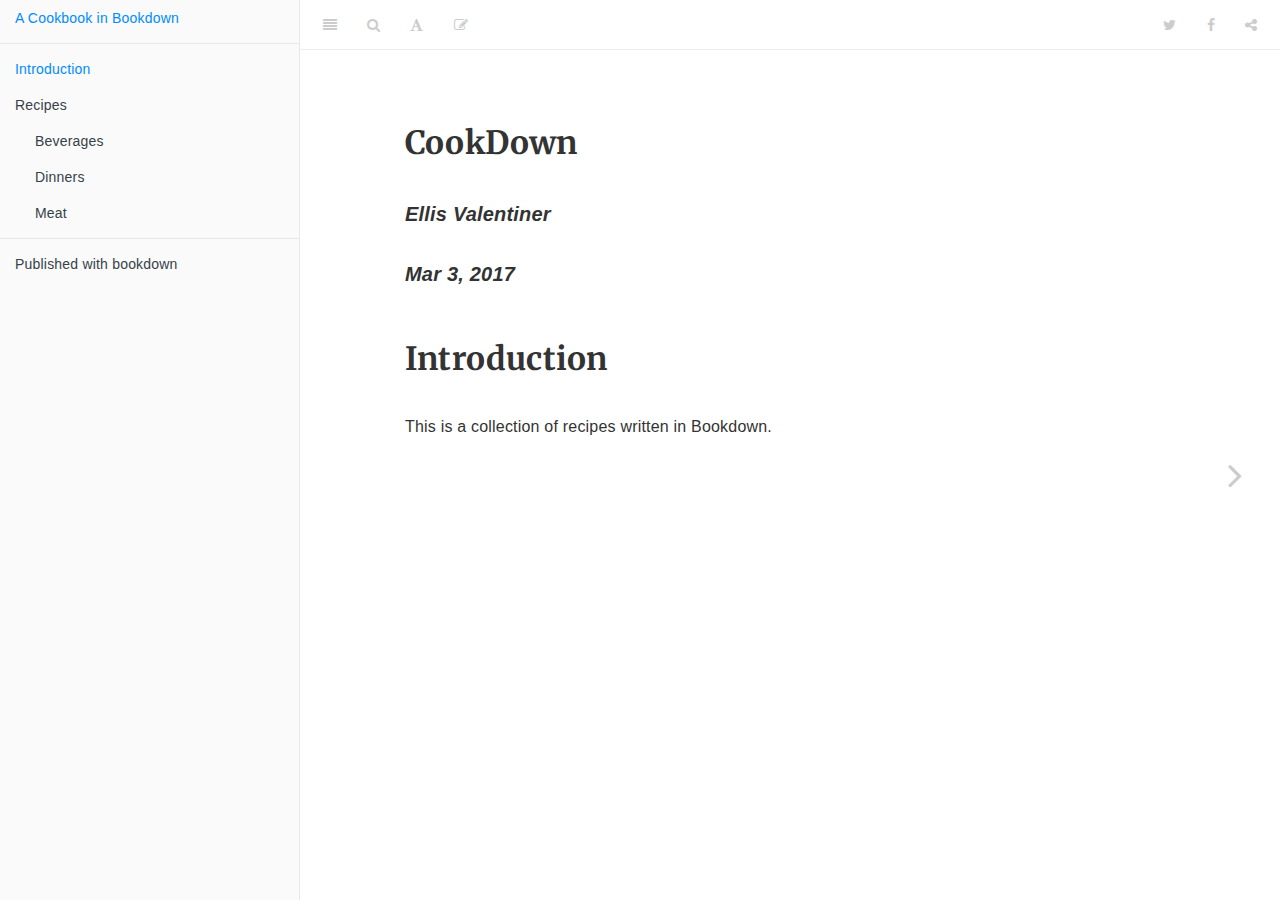
<file: index.html>
<!DOCTYPE html>
<html >

<head>

  <meta charset="UTF-8">
  <meta http-equiv="X-UA-Compatible" content="IE=edge">
  <title>CookDown</title>
  <meta content="text/html; charset=UTF-8" http-equiv="Content-Type">
  <meta name="description" content="A collection of recipes.">
  <meta name="generator" content="bookdown 0.3 and GitBook 2.6.7">

  <meta property="og:title" content="CookDown" />
  <meta property="og:type" content="book" />
  
  
  <meta property="og:description" content="A collection of recipes." />
  <meta name="github-repo" content="ellisvalentiner/cookdown" />

  <meta name="twitter:card" content="summary" />
  <meta name="twitter:title" content="CookDown" />
  
  <meta name="twitter:description" content="A collection of recipes." />
  

<meta name="author" content="Ellis Valentiner">



  <meta name="viewport" content="width=device-width, initial-scale=1">
  <meta name="apple-mobile-web-app-capable" content="yes">
  <meta name="apple-mobile-web-app-status-bar-style" content="black">
  
  

<link rel="next" href="Recipes.html">

<script src="libs/jquery-2.2.3/jquery.min.js"></script>
<link href="libs/gitbook-2.6.7/css/style.css" rel="stylesheet" />
<link href="libs/gitbook-2.6.7/css/plugin-bookdown.css" rel="stylesheet" />
<link href="libs/gitbook-2.6.7/css/plugin-highlight.css" rel="stylesheet" />
<link href="libs/gitbook-2.6.7/css/plugin-search.css" rel="stylesheet" />
<link href="libs/gitbook-2.6.7/css/plugin-fontsettings.css" rel="stylesheet" />










<link rel="stylesheet" href="style.css" type="text/css" />
</head>

<body>


  <div class="book without-animation with-summary font-size-2 font-family-1" data-basepath=".">

    <div class="book-summary">
      <nav role="navigation">

<ul class="summary">
<li><a href="./">A Cookbook in Bookdown</a></li>

<li class="divider"></li>
<li class="chapter" data-level="" data-path="index.html"><a href="index.html"><i class="fa fa-check"></i>Introduction</a></li>
<li class="chapter" data-level="" data-path="Recipes.html"><a href="Recipes.html"><i class="fa fa-check"></i>Recipes</a><ul>
<li class="chapter" data-level="" data-path="Recipes.html"><a href="Recipes.html#beverages"><i class="fa fa-check"></i>Beverages</a><ul>
<li class="chapter" data-level="" data-path="Recipes.html"><a href="Recipes.html#water"><i class="fa fa-check"></i>Water</a></li>
</ul></li>
<li class="chapter" data-level="" data-path="Recipes.html"><a href="Recipes.html#dinners"><i class="fa fa-check"></i>Dinners</a><ul>
<li class="chapter" data-level="" data-path="Recipes.html"><a href="Recipes.html#hot-dish"><i class="fa fa-check"></i>Hot Dish</a></li>
</ul></li>
<li class="chapter" data-level="" data-path="Recipes.html"><a href="Recipes.html#meat"><i class="fa fa-check"></i>Meat</a><ul>
<li class="chapter" data-level="" data-path="Recipes.html"><a href="Recipes.html#pulled-pork"><i class="fa fa-check"></i>Pulled Pork</a></li>
</ul></li>
</ul></li>
<li class="divider"></li>
<li><a href="https://github.com/ellisvalentiner/cookdown" target="blank">Published with bookdown</a></li>

</ul>

      </nav>
    </div>

    <div class="book-body">
      <div class="body-inner">
        <div class="book-header" role="navigation">
          <h1>
            <i class="fa fa-circle-o-notch fa-spin"></i><a href="./">CookDown</a>
          </h1>
        </div>

        <div class="page-wrapper" tabindex="-1" role="main">
          <div class="page-inner">

            <section class="normal" id="section-">
<div id="header">
<h1 class="title">CookDown</h1>
<h4 class="author"><em>Ellis Valentiner</em></h4>
<h4 class="date"><em>Mar 3, 2017</em></h4>
</div>
<div id="Introduction" class="section level1 unnumbered">
<h1>Introduction</h1>
<p>This is a collection of recipes written in Bookdown.</p>
</div>
            </section>

          </div>
        </div>
      </div>

<a href="Recipes.html" class="navigation navigation-next navigation-unique" aria-label="Next page""><i class="fa fa-angle-right"></i></a>

<script src="libs/gitbook-2.6.7/js/app.min.js"></script>
<script src="libs/gitbook-2.6.7/js/lunr.js"></script>
<script src="libs/gitbook-2.6.7/js/plugin-search.js"></script>
<script src="libs/gitbook-2.6.7/js/plugin-sharing.js"></script>
<script src="libs/gitbook-2.6.7/js/plugin-fontsettings.js"></script>
<script src="libs/gitbook-2.6.7/js/plugin-bookdown.js"></script>
<script src="libs/gitbook-2.6.7/js/jquery.highlight.js"></script>
<script>
require(["gitbook"], function(gitbook) {
gitbook.start({
"sharing": {
"github": false,
"facebook": true,
"twitter": true,
"google": false,
"weibo": false,
"instapper": false,
"vk": false,
"all": ["facebook", "google", "twitter", "weibo", "instapaper"]
},
"fontsettings": {
"theme": "white",
"family": "sans",
"size": 2
},
"edit": {
"link": "https://github.com/ellisvalentiner/cookdown/edit/master/index.Rmd",
"text": "Edit"
},
"download": null,
"toc": {
"collapse": "subsection"
}
});
});
</script>

</body>

</html>
</file>
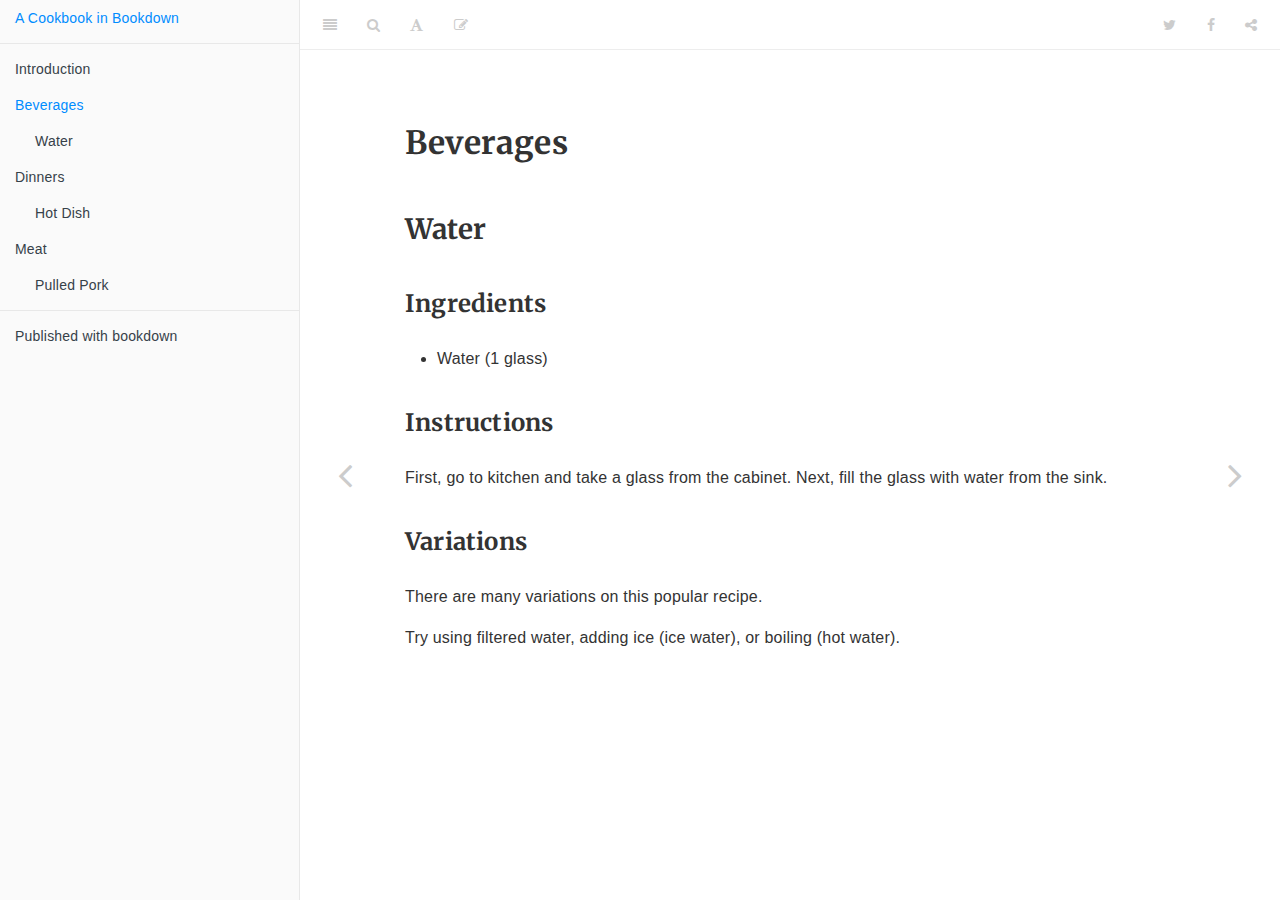
<file: beverages.html>
<!DOCTYPE html>
<html >

<head>

  <meta charset="UTF-8">
  <meta http-equiv="X-UA-Compatible" content="IE=edge">
  <title>CookDown</title>
  <meta content="text/html; charset=UTF-8" http-equiv="Content-Type">
  <meta name="description" content="A collection of recipes.">
  <meta name="generator" content="bookdown 0.3 and GitBook 2.6.7">

  <meta property="og:title" content="CookDown" />
  <meta property="og:type" content="book" />
  
  
  <meta property="og:description" content="A collection of recipes." />
  <meta name="github-repo" content="ellisvalentiner/cookdown" />

  <meta name="twitter:card" content="summary" />
  <meta name="twitter:title" content="CookDown" />
  
  <meta name="twitter:description" content="A collection of recipes." />
  

<meta name="author" content="Ellis Valentiner">



  <meta name="viewport" content="width=device-width, initial-scale=1">
  <meta name="apple-mobile-web-app-capable" content="yes">
  <meta name="apple-mobile-web-app-status-bar-style" content="black">
  
  
<link rel="prev" href="index.html">
<link rel="next" href="dinners.html">

<script src="libs/jquery-2.2.3/jquery.min.js"></script>
<link href="libs/gitbook-2.6.7/css/style.css" rel="stylesheet" />
<link href="libs/gitbook-2.6.7/css/plugin-bookdown.css" rel="stylesheet" />
<link href="libs/gitbook-2.6.7/css/plugin-highlight.css" rel="stylesheet" />
<link href="libs/gitbook-2.6.7/css/plugin-search.css" rel="stylesheet" />
<link href="libs/gitbook-2.6.7/css/plugin-fontsettings.css" rel="stylesheet" />










<link rel="stylesheet" href="style.css" type="text/css" />
</head>

<body>


  <div class="book without-animation with-summary font-size-2 font-family-1" data-basepath=".">

    <div class="book-summary">
      <nav role="navigation">

<ul class="summary">
<li><a href="./">A Cookbook in Bookdown</a></li>

<li class="divider"></li>
<li class="chapter" data-level="" data-path="index.html"><a href="index.html"><i class="fa fa-check"></i>Introduction</a></li>
<li class="chapter" data-level="" data-path="beverages.html"><a href="beverages.html"><i class="fa fa-check"></i>Beverages</a><ul>
<li class="chapter" data-level="" data-path="beverages.html"><a href="beverages.html#water"><i class="fa fa-check"></i>Water</a><ul>
<li class="chapter" data-level="" data-path="beverages.html"><a href="beverages.html#ingredients"><i class="fa fa-check"></i>Ingredients</a></li>
<li class="chapter" data-level="" data-path="beverages.html"><a href="beverages.html#instructions"><i class="fa fa-check"></i>Instructions</a></li>
<li class="chapter" data-level="" data-path="beverages.html"><a href="beverages.html#variations"><i class="fa fa-check"></i>Variations</a></li>
</ul></li>
</ul></li>
<li class="chapter" data-level="" data-path="dinners.html"><a href="dinners.html"><i class="fa fa-check"></i>Dinners</a><ul>
<li class="chapter" data-level="" data-path="dinners.html"><a href="dinners.html#hot-dish"><i class="fa fa-check"></i>Hot Dish</a><ul>
<li class="chapter" data-level="" data-path="dinners.html"><a href="dinners.html#ingredients-1"><i class="fa fa-check"></i>Ingredients</a></li>
<li class="chapter" data-level="" data-path="dinners.html"><a href="dinners.html#instructions-1"><i class="fa fa-check"></i>Instructions</a></li>
<li class="chapter" data-level="" data-path="dinners.html"><a href="dinners.html#notes"><i class="fa fa-check"></i>Notes</a></li>
</ul></li>
</ul></li>
<li class="chapter" data-level="" data-path="meat.html"><a href="meat.html"><i class="fa fa-check"></i>Meat</a><ul>
<li class="chapter" data-level="" data-path="meat.html"><a href="meat.html#pulled-pork"><i class="fa fa-check"></i>Pulled Pork</a><ul>
<li class="chapter" data-level="" data-path="meat.html"><a href="meat.html#ingredients-2"><i class="fa fa-check"></i>Ingredients</a></li>
<li class="chapter" data-level="" data-path="meat.html"><a href="meat.html#instructions-2"><i class="fa fa-check"></i>Instructions</a></li>
</ul></li>
</ul></li>
<li class="divider"></li>
<li><a href="https://github.com/ellisvalentiner/cookdown" target="blank">Published with bookdown</a></li>

</ul>

      </nav>
    </div>

    <div class="book-body">
      <div class="body-inner">
        <div class="book-header" role="navigation">
          <h1>
            <i class="fa fa-circle-o-notch fa-spin"></i><a href="./">CookDown</a>
          </h1>
        </div>

        <div class="page-wrapper" tabindex="-1" role="main">
          <div class="page-inner">

            <section class="normal" id="section-">
<div id="beverages" class="section level1 unnumbered">
<h1>Beverages</h1>
<div id="water" class="section level2 unnumbered">
<h2>Water</h2>
<div id="ingredients" class="section level3 unnumbered">
<h3>Ingredients</h3>
<ul>
<li>Water (1 glass)</li>
</ul>
</div>
<div id="instructions" class="section level3 unnumbered">
<h3>Instructions</h3>
<p>First, go to kitchen and take a glass from the cabinet. Next, fill the glass with water from the sink.</p>
</div>
<div id="variations" class="section level3 unnumbered">
<h3>Variations</h3>
<p>There are many variations on this popular recipe.</p>
<p>Try using filtered water, adding ice (ice water), or boiling (hot water).</p>

</div>
</div>
</div>
            </section>

          </div>
        </div>
      </div>
<a href="index.html" class="navigation navigation-prev " aria-label="Previous page"><i class="fa fa-angle-left"></i></a>
<a href="dinners.html" class="navigation navigation-next " aria-label="Next page""><i class="fa fa-angle-right"></i></a>

<script src="libs/gitbook-2.6.7/js/app.min.js"></script>
<script src="libs/gitbook-2.6.7/js/lunr.js"></script>
<script src="libs/gitbook-2.6.7/js/plugin-search.js"></script>
<script src="libs/gitbook-2.6.7/js/plugin-sharing.js"></script>
<script src="libs/gitbook-2.6.7/js/plugin-fontsettings.js"></script>
<script src="libs/gitbook-2.6.7/js/plugin-bookdown.js"></script>
<script src="libs/gitbook-2.6.7/js/jquery.highlight.js"></script>
<script>
require(["gitbook"], function(gitbook) {
gitbook.start({
"sharing": {
"github": false,
"facebook": true,
"twitter": true,
"google": false,
"weibo": false,
"instapper": false,
"vk": false,
"all": ["facebook", "google", "twitter", "weibo", "instapaper"]
},
"fontsettings": {
"theme": "white",
"family": "sans",
"size": 2
},
"edit": {
"link": "https://github.com/ellisvalentiner/cookdown/edit/master/recipes/beverages.Rmd",
"text": "Edit"
},
"download": null,
"toc": {
"collapse": "subsection"
}
});
});
</script>

</body>

</html>
</file>
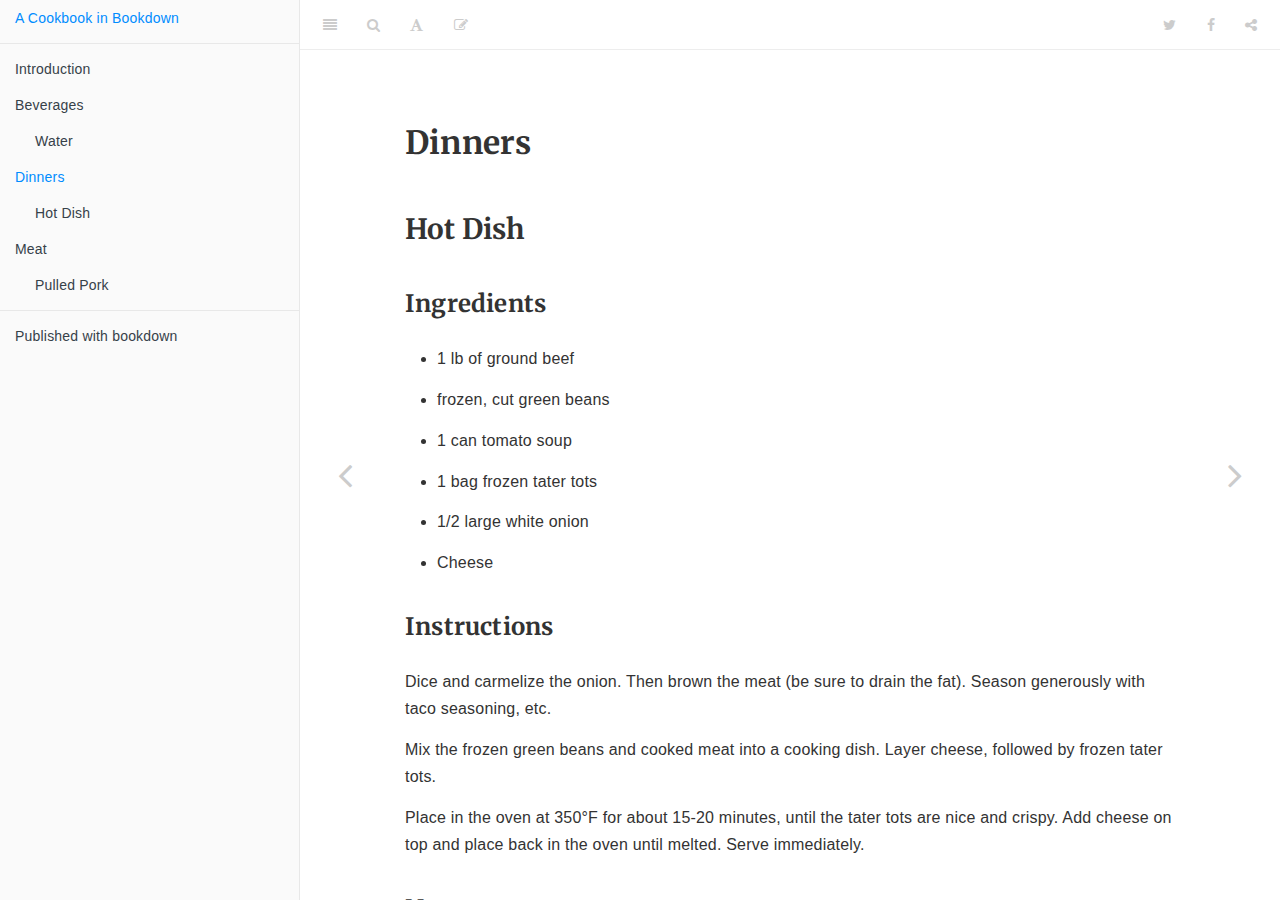
<file: dinners.html>
<!DOCTYPE html>
<html >

<head>

  <meta charset="UTF-8">
  <meta http-equiv="X-UA-Compatible" content="IE=edge">
  <title>CookDown</title>
  <meta content="text/html; charset=UTF-8" http-equiv="Content-Type">
  <meta name="description" content="A collection of recipes.">
  <meta name="generator" content="bookdown 0.3 and GitBook 2.6.7">

  <meta property="og:title" content="CookDown" />
  <meta property="og:type" content="book" />
  
  
  <meta property="og:description" content="A collection of recipes." />
  <meta name="github-repo" content="ellisvalentiner/cookdown" />

  <meta name="twitter:card" content="summary" />
  <meta name="twitter:title" content="CookDown" />
  
  <meta name="twitter:description" content="A collection of recipes." />
  

<meta name="author" content="Ellis Valentiner">



  <meta name="viewport" content="width=device-width, initial-scale=1">
  <meta name="apple-mobile-web-app-capable" content="yes">
  <meta name="apple-mobile-web-app-status-bar-style" content="black">
  
  
<link rel="prev" href="beverages.html">
<link rel="next" href="meat.html">

<script src="libs/jquery-2.2.3/jquery.min.js"></script>
<link href="libs/gitbook-2.6.7/css/style.css" rel="stylesheet" />
<link href="libs/gitbook-2.6.7/css/plugin-bookdown.css" rel="stylesheet" />
<link href="libs/gitbook-2.6.7/css/plugin-highlight.css" rel="stylesheet" />
<link href="libs/gitbook-2.6.7/css/plugin-search.css" rel="stylesheet" />
<link href="libs/gitbook-2.6.7/css/plugin-fontsettings.css" rel="stylesheet" />










<link rel="stylesheet" href="style.css" type="text/css" />
</head>

<body>


  <div class="book without-animation with-summary font-size-2 font-family-1" data-basepath=".">

    <div class="book-summary">
      <nav role="navigation">

<ul class="summary">
<li><a href="./">A Cookbook in Bookdown</a></li>

<li class="divider"></li>
<li class="chapter" data-level="" data-path="index.html"><a href="index.html"><i class="fa fa-check"></i>Introduction</a></li>
<li class="chapter" data-level="" data-path="beverages.html"><a href="beverages.html"><i class="fa fa-check"></i>Beverages</a><ul>
<li class="chapter" data-level="" data-path="beverages.html"><a href="beverages.html#water"><i class="fa fa-check"></i>Water</a><ul>
<li class="chapter" data-level="" data-path="beverages.html"><a href="beverages.html#ingredients"><i class="fa fa-check"></i>Ingredients</a></li>
<li class="chapter" data-level="" data-path="beverages.html"><a href="beverages.html#instructions"><i class="fa fa-check"></i>Instructions</a></li>
<li class="chapter" data-level="" data-path="beverages.html"><a href="beverages.html#variations"><i class="fa fa-check"></i>Variations</a></li>
</ul></li>
</ul></li>
<li class="chapter" data-level="" data-path="dinners.html"><a href="dinners.html"><i class="fa fa-check"></i>Dinners</a><ul>
<li class="chapter" data-level="" data-path="dinners.html"><a href="dinners.html#hot-dish"><i class="fa fa-check"></i>Hot Dish</a><ul>
<li class="chapter" data-level="" data-path="dinners.html"><a href="dinners.html#ingredients-1"><i class="fa fa-check"></i>Ingredients</a></li>
<li class="chapter" data-level="" data-path="dinners.html"><a href="dinners.html#instructions-1"><i class="fa fa-check"></i>Instructions</a></li>
<li class="chapter" data-level="" data-path="dinners.html"><a href="dinners.html#notes"><i class="fa fa-check"></i>Notes</a></li>
</ul></li>
</ul></li>
<li class="chapter" data-level="" data-path="meat.html"><a href="meat.html"><i class="fa fa-check"></i>Meat</a><ul>
<li class="chapter" data-level="" data-path="meat.html"><a href="meat.html#pulled-pork"><i class="fa fa-check"></i>Pulled Pork</a><ul>
<li class="chapter" data-level="" data-path="meat.html"><a href="meat.html#ingredients-2"><i class="fa fa-check"></i>Ingredients</a></li>
<li class="chapter" data-level="" data-path="meat.html"><a href="meat.html#instructions-2"><i class="fa fa-check"></i>Instructions</a></li>
</ul></li>
</ul></li>
<li class="divider"></li>
<li><a href="https://github.com/ellisvalentiner/cookdown" target="blank">Published with bookdown</a></li>

</ul>

      </nav>
    </div>

    <div class="book-body">
      <div class="body-inner">
        <div class="book-header" role="navigation">
          <h1>
            <i class="fa fa-circle-o-notch fa-spin"></i><a href="./">CookDown</a>
          </h1>
        </div>

        <div class="page-wrapper" tabindex="-1" role="main">
          <div class="page-inner">

            <section class="normal" id="section-">
<div id="dinners" class="section level1 unnumbered">
<h1>Dinners</h1>
<div id="hot-dish" class="section level2 unnumbered">
<h2>Hot Dish</h2>
<div id="ingredients-1" class="section level3 unnumbered">
<h3>Ingredients</h3>
<ul>
<li><p>1 lb of ground beef</p></li>
<li><p>frozen, cut green beans</p></li>
<li><p>1 can tomato soup</p></li>
<li><p>1 bag frozen tater tots</p></li>
<li><p>1/2 large white onion</p></li>
<li><p>Cheese</p></li>
</ul>
</div>
<div id="instructions-1" class="section level3 unnumbered">
<h3>Instructions</h3>
<p>Dice and carmelize the onion. Then brown the meat (be sure to drain the fat). Season generously with taco seasoning, etc.</p>
<p>Mix the frozen green beans and cooked meat into a cooking dish. Layer cheese, followed by frozen tater tots.</p>
<p>Place in the oven at 350°F for about 15-20 minutes, until the tater tots are nice and crispy. Add cheese on top and place back in the oven until melted. Serve immediately.</p>
</div>
<div id="notes" class="section level3 unnumbered">
<h3>Notes</h3>
<p>There are many variations on this dish.</p>

</div>
</div>
</div>
            </section>

          </div>
        </div>
      </div>
<a href="beverages.html" class="navigation navigation-prev " aria-label="Previous page"><i class="fa fa-angle-left"></i></a>
<a href="meat.html" class="navigation navigation-next " aria-label="Next page""><i class="fa fa-angle-right"></i></a>

<script src="libs/gitbook-2.6.7/js/app.min.js"></script>
<script src="libs/gitbook-2.6.7/js/lunr.js"></script>
<script src="libs/gitbook-2.6.7/js/plugin-search.js"></script>
<script src="libs/gitbook-2.6.7/js/plugin-sharing.js"></script>
<script src="libs/gitbook-2.6.7/js/plugin-fontsettings.js"></script>
<script src="libs/gitbook-2.6.7/js/plugin-bookdown.js"></script>
<script src="libs/gitbook-2.6.7/js/jquery.highlight.js"></script>
<script>
require(["gitbook"], function(gitbook) {
gitbook.start({
"sharing": {
"github": false,
"facebook": true,
"twitter": true,
"google": false,
"weibo": false,
"instapper": false,
"vk": false,
"all": ["facebook", "google", "twitter", "weibo", "instapaper"]
},
"fontsettings": {
"theme": "white",
"family": "sans",
"size": 2
},
"edit": {
"link": "https://github.com/ellisvalentiner/cookdown/edit/master/recipes/dinners.Rmd",
"text": "Edit"
},
"download": null,
"toc": {
"collapse": "subsection"
}
});
});
</script>

</body>

</html>
</file>
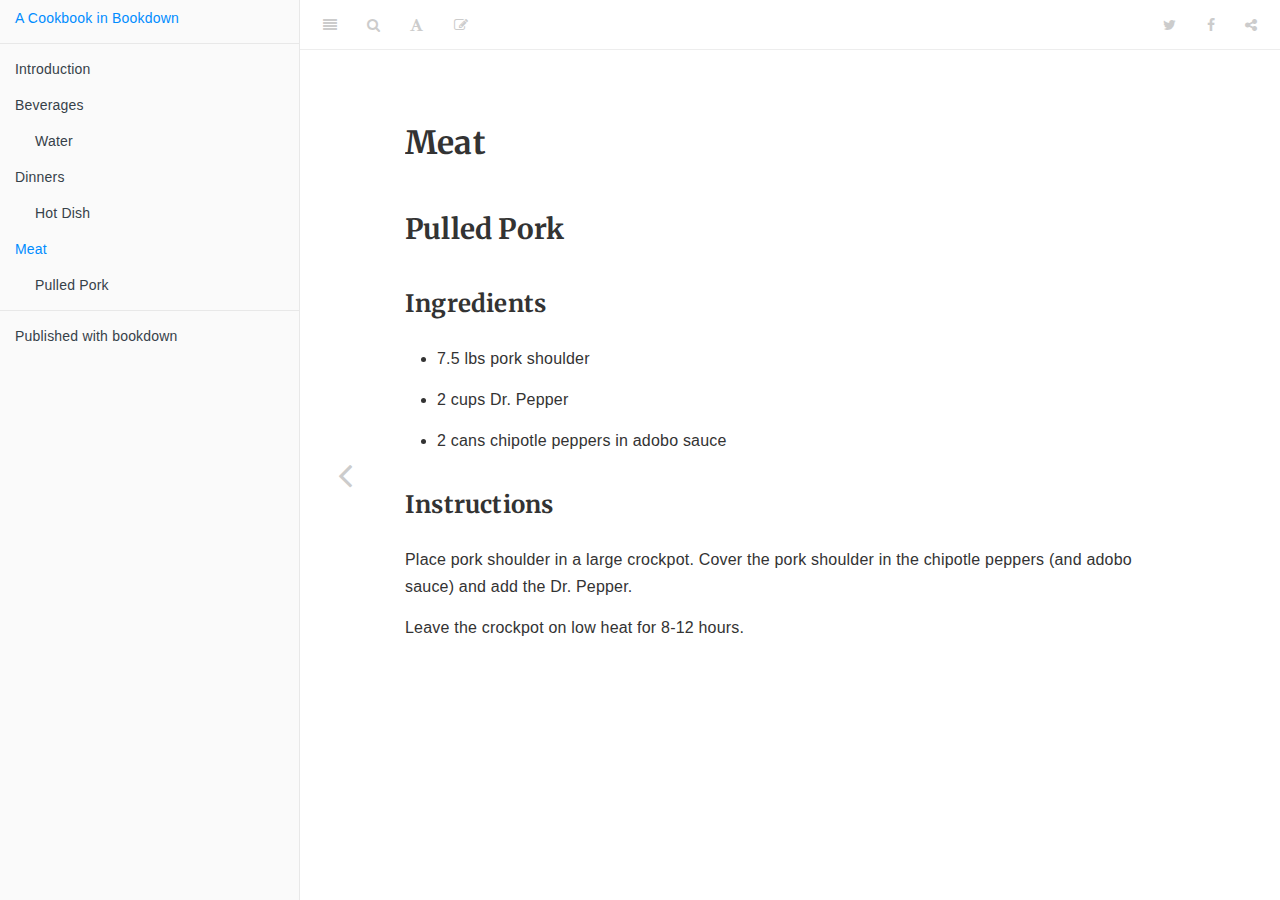
<file: meat.html>
<!DOCTYPE html>
<html >

<head>

  <meta charset="UTF-8">
  <meta http-equiv="X-UA-Compatible" content="IE=edge">
  <title>CookDown</title>
  <meta content="text/html; charset=UTF-8" http-equiv="Content-Type">
  <meta name="description" content="A collection of recipes.">
  <meta name="generator" content="bookdown 0.3 and GitBook 2.6.7">

  <meta property="og:title" content="CookDown" />
  <meta property="og:type" content="book" />
  
  
  <meta property="og:description" content="A collection of recipes." />
  <meta name="github-repo" content="ellisvalentiner/cookdown" />

  <meta name="twitter:card" content="summary" />
  <meta name="twitter:title" content="CookDown" />
  
  <meta name="twitter:description" content="A collection of recipes." />
  

<meta name="author" content="Ellis Valentiner">



  <meta name="viewport" content="width=device-width, initial-scale=1">
  <meta name="apple-mobile-web-app-capable" content="yes">
  <meta name="apple-mobile-web-app-status-bar-style" content="black">
  
  
<link rel="prev" href="dinners.html">


<script src="libs/jquery-2.2.3/jquery.min.js"></script>
<link href="libs/gitbook-2.6.7/css/style.css" rel="stylesheet" />
<link href="libs/gitbook-2.6.7/css/plugin-bookdown.css" rel="stylesheet" />
<link href="libs/gitbook-2.6.7/css/plugin-highlight.css" rel="stylesheet" />
<link href="libs/gitbook-2.6.7/css/plugin-search.css" rel="stylesheet" />
<link href="libs/gitbook-2.6.7/css/plugin-fontsettings.css" rel="stylesheet" />










<link rel="stylesheet" href="style.css" type="text/css" />
</head>

<body>


  <div class="book without-animation with-summary font-size-2 font-family-1" data-basepath=".">

    <div class="book-summary">
      <nav role="navigation">

<ul class="summary">
<li><a href="./">A Cookbook in Bookdown</a></li>

<li class="divider"></li>
<li class="chapter" data-level="" data-path="index.html"><a href="index.html"><i class="fa fa-check"></i>Introduction</a></li>
<li class="chapter" data-level="" data-path="beverages.html"><a href="beverages.html"><i class="fa fa-check"></i>Beverages</a><ul>
<li class="chapter" data-level="" data-path="beverages.html"><a href="beverages.html#water"><i class="fa fa-check"></i>Water</a><ul>
<li class="chapter" data-level="" data-path="beverages.html"><a href="beverages.html#ingredients"><i class="fa fa-check"></i>Ingredients</a></li>
<li class="chapter" data-level="" data-path="beverages.html"><a href="beverages.html#instructions"><i class="fa fa-check"></i>Instructions</a></li>
<li class="chapter" data-level="" data-path="beverages.html"><a href="beverages.html#variations"><i class="fa fa-check"></i>Variations</a></li>
</ul></li>
</ul></li>
<li class="chapter" data-level="" data-path="dinners.html"><a href="dinners.html"><i class="fa fa-check"></i>Dinners</a><ul>
<li class="chapter" data-level="" data-path="dinners.html"><a href="dinners.html#hot-dish"><i class="fa fa-check"></i>Hot Dish</a><ul>
<li class="chapter" data-level="" data-path="dinners.html"><a href="dinners.html#ingredients-1"><i class="fa fa-check"></i>Ingredients</a></li>
<li class="chapter" data-level="" data-path="dinners.html"><a href="dinners.html#instructions-1"><i class="fa fa-check"></i>Instructions</a></li>
<li class="chapter" data-level="" data-path="dinners.html"><a href="dinners.html#notes"><i class="fa fa-check"></i>Notes</a></li>
</ul></li>
</ul></li>
<li class="chapter" data-level="" data-path="meat.html"><a href="meat.html"><i class="fa fa-check"></i>Meat</a><ul>
<li class="chapter" data-level="" data-path="meat.html"><a href="meat.html#pulled-pork"><i class="fa fa-check"></i>Pulled Pork</a><ul>
<li class="chapter" data-level="" data-path="meat.html"><a href="meat.html#ingredients-2"><i class="fa fa-check"></i>Ingredients</a></li>
<li class="chapter" data-level="" data-path="meat.html"><a href="meat.html#instructions-2"><i class="fa fa-check"></i>Instructions</a></li>
</ul></li>
</ul></li>
<li class="divider"></li>
<li><a href="https://github.com/ellisvalentiner/cookdown" target="blank">Published with bookdown</a></li>

</ul>

      </nav>
    </div>

    <div class="book-body">
      <div class="body-inner">
        <div class="book-header" role="navigation">
          <h1>
            <i class="fa fa-circle-o-notch fa-spin"></i><a href="./">CookDown</a>
          </h1>
        </div>

        <div class="page-wrapper" tabindex="-1" role="main">
          <div class="page-inner">

            <section class="normal" id="section-">
<div id="meat" class="section level1 unnumbered">
<h1>Meat</h1>
<div id="pulled-pork" class="section level2 unnumbered">
<h2>Pulled Pork</h2>
<div id="ingredients-2" class="section level3 unnumbered">
<h3>Ingredients</h3>
<ul>
<li><p>7.5 lbs pork shoulder</p></li>
<li><p>2 cups Dr. Pepper</p></li>
<li><p>2 cans chipotle peppers in adobo sauce</p></li>
</ul>
</div>
<div id="instructions-2" class="section level3 unnumbered">
<h3>Instructions</h3>
<p>Place pork shoulder in a large crockpot. Cover the pork shoulder in the chipotle peppers (and adobo sauce) and add the Dr. Pepper.</p>
<p>Leave the crockpot on low heat for 8-12 hours.</p>

</div>
</div>
</div>
            </section>

          </div>
        </div>
      </div>
<a href="dinners.html" class="navigation navigation-prev navigation-unique" aria-label="Previous page"><i class="fa fa-angle-left"></i></a>


<script src="libs/gitbook-2.6.7/js/app.min.js"></script>
<script src="libs/gitbook-2.6.7/js/lunr.js"></script>
<script src="libs/gitbook-2.6.7/js/plugin-search.js"></script>
<script src="libs/gitbook-2.6.7/js/plugin-sharing.js"></script>
<script src="libs/gitbook-2.6.7/js/plugin-fontsettings.js"></script>
<script src="libs/gitbook-2.6.7/js/plugin-bookdown.js"></script>
<script src="libs/gitbook-2.6.7/js/jquery.highlight.js"></script>
<script>
require(["gitbook"], function(gitbook) {
gitbook.start({
"sharing": {
"github": false,
"facebook": true,
"twitter": true,
"google": false,
"weibo": false,
"instapper": false,
"vk": false,
"all": ["facebook", "google", "twitter", "weibo", "instapaper"]
},
"fontsettings": {
"theme": "white",
"family": "sans",
"size": 2
},
"edit": {
"link": "https://github.com/ellisvalentiner/cookdown/edit/master/recipes/meat.Rmd",
"text": "Edit"
},
"download": null,
"toc": {
"collapse": "subsection"
}
});
});
</script>

</body>

</html>
</file>
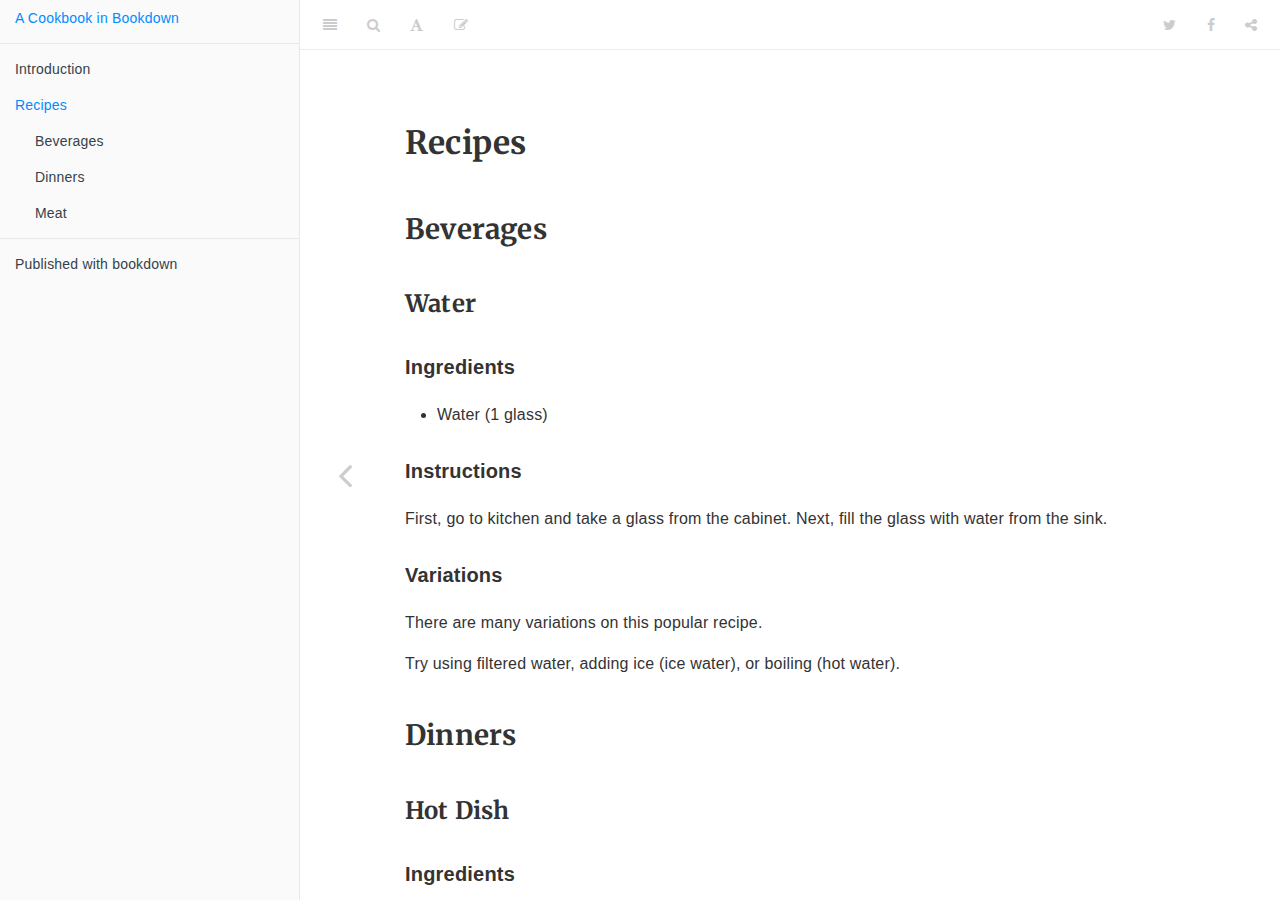
<file: Recipes.html>
<!DOCTYPE html>
<html >

<head>

  <meta charset="UTF-8">
  <meta http-equiv="X-UA-Compatible" content="IE=edge">
  <title>CookDown</title>
  <meta content="text/html; charset=UTF-8" http-equiv="Content-Type">
  <meta name="description" content="A collection of recipes.">
  <meta name="generator" content="bookdown 0.3 and GitBook 2.6.7">

  <meta property="og:title" content="CookDown" />
  <meta property="og:type" content="book" />
  
  
  <meta property="og:description" content="A collection of recipes." />
  <meta name="github-repo" content="ellisvalentiner/cookdown" />

  <meta name="twitter:card" content="summary" />
  <meta name="twitter:title" content="CookDown" />
  
  <meta name="twitter:description" content="A collection of recipes." />
  

<meta name="author" content="Ellis Valentiner">



  <meta name="viewport" content="width=device-width, initial-scale=1">
  <meta name="apple-mobile-web-app-capable" content="yes">
  <meta name="apple-mobile-web-app-status-bar-style" content="black">
  
  
<link rel="prev" href="index.html">


<script src="libs/jquery-2.2.3/jquery.min.js"></script>
<link href="libs/gitbook-2.6.7/css/style.css" rel="stylesheet" />
<link href="libs/gitbook-2.6.7/css/plugin-bookdown.css" rel="stylesheet" />
<link href="libs/gitbook-2.6.7/css/plugin-highlight.css" rel="stylesheet" />
<link href="libs/gitbook-2.6.7/css/plugin-search.css" rel="stylesheet" />
<link href="libs/gitbook-2.6.7/css/plugin-fontsettings.css" rel="stylesheet" />










<link rel="stylesheet" href="style.css" type="text/css" />
</head>

<body>


  <div class="book without-animation with-summary font-size-2 font-family-1" data-basepath=".">

    <div class="book-summary">
      <nav role="navigation">

<ul class="summary">
<li><a href="./">A Cookbook in Bookdown</a></li>

<li class="divider"></li>
<li class="chapter" data-level="" data-path="index.html"><a href="index.html"><i class="fa fa-check"></i>Introduction</a></li>
<li class="chapter" data-level="" data-path="Recipes.html"><a href="Recipes.html"><i class="fa fa-check"></i>Recipes</a><ul>
<li class="chapter" data-level="" data-path="Recipes.html"><a href="Recipes.html#beverages"><i class="fa fa-check"></i>Beverages</a><ul>
<li class="chapter" data-level="" data-path="Recipes.html"><a href="Recipes.html#water"><i class="fa fa-check"></i>Water</a></li>
</ul></li>
<li class="chapter" data-level="" data-path="Recipes.html"><a href="Recipes.html#dinners"><i class="fa fa-check"></i>Dinners</a><ul>
<li class="chapter" data-level="" data-path="Recipes.html"><a href="Recipes.html#hot-dish"><i class="fa fa-check"></i>Hot Dish</a></li>
</ul></li>
<li class="chapter" data-level="" data-path="Recipes.html"><a href="Recipes.html#meat"><i class="fa fa-check"></i>Meat</a><ul>
<li class="chapter" data-level="" data-path="Recipes.html"><a href="Recipes.html#pulled-pork"><i class="fa fa-check"></i>Pulled Pork</a></li>
</ul></li>
</ul></li>
<li class="divider"></li>
<li><a href="https://github.com/ellisvalentiner/cookdown" target="blank">Published with bookdown</a></li>

</ul>

      </nav>
    </div>

    <div class="book-body">
      <div class="body-inner">
        <div class="book-header" role="navigation">
          <h1>
            <i class="fa fa-circle-o-notch fa-spin"></i><a href="./">CookDown</a>
          </h1>
        </div>

        <div class="page-wrapper" tabindex="-1" role="main">
          <div class="page-inner">

            <section class="normal" id="section-">
<div id="Recipes" class="section level1 unnumbered">
<h1>Recipes</h1>

<div id="beverages" class="section level2 unnumbered">
<h2>Beverages</h2>
<div id="water" class="section level3 unnumbered">
<h3>Water</h3>
<div id="ingredients" class="section level4 unnumbered">
<h4>Ingredients</h4>
<ul>
<li>Water (1 glass)</li>
</ul>
</div>
<div id="instructions" class="section level4 unnumbered">
<h4>Instructions</h4>
<p>First, go to kitchen and take a glass from the cabinet. Next, fill the glass with water from the sink.</p>
</div>
<div id="variations" class="section level4 unnumbered">
<h4>Variations</h4>
<p>There are many variations on this popular recipe.</p>
<p>Try using filtered water, adding ice (ice water), or boiling (hot water).</p>

</div>
</div>
</div>
<div id="dinners" class="section level2 unnumbered">
<h2>Dinners</h2>
<div id="hot-dish" class="section level3 unnumbered">
<h3>Hot Dish</h3>
<div id="ingredients-1" class="section level4 unnumbered">
<h4>Ingredients</h4>
<ul>
<li><p>1 lb of ground beef</p></li>
<li><p>frozen, cut green beans</p></li>
<li><p>1 can tomato soup</p></li>
<li><p>1 bag frozen tater tots</p></li>
<li><p>1/2 large white onion</p></li>
<li><p>Cheese</p></li>
</ul>
</div>
<div id="instructions-1" class="section level4 unnumbered">
<h4>Instructions</h4>
<p>Dice and carmelize the onion. Then brown the meat (be sure to drain the fat). Season generously with taco seasoning, etc.</p>
<p>Mix the frozen green beans and cooked meat into a cooking dish. Layer cheese, followed by frozen tater tots.</p>
<p>Place in the oven at 350°F for about 15-20 minutes, until the tater tots are nice and crispy. Add cheese on top and place back in the oven until melted. Serve immediately.</p>
</div>
<div id="notes" class="section level4 unnumbered">
<h4>Notes</h4>
<p>There are many variations on this dish.</p>

</div>
</div>
</div>
<div id="meat" class="section level2 unnumbered">
<h2>Meat</h2>
<div id="pulled-pork" class="section level3 unnumbered">
<h3>Pulled Pork</h3>
<div id="ingredients-2" class="section level4 unnumbered">
<h4>Ingredients</h4>
<ul>
<li><p>7.5 lbs pork shoulder</p></li>
<li><p>2 cups Dr. Pepper</p></li>
<li><p>2 cans chipotle peppers in adobo sauce</p></li>
</ul>
</div>
<div id="instructions-2" class="section level4 unnumbered">
<h4>Instructions</h4>
<p>Place pork shoulder in a large crockpot. Cover the pork shoulder in the chipotle peppers (and adobo sauce) and add the Dr. Pepper.</p>
<p>Leave the crockpot on low heat for 8-12 hours.</p>

</div>
</div>
</div>
</div>
            </section>

          </div>
        </div>
      </div>
<a href="index.html" class="navigation navigation-prev navigation-unique" aria-label="Previous page"><i class="fa fa-angle-left"></i></a>


<script src="libs/gitbook-2.6.7/js/app.min.js"></script>
<script src="libs/gitbook-2.6.7/js/lunr.js"></script>
<script src="libs/gitbook-2.6.7/js/plugin-search.js"></script>
<script src="libs/gitbook-2.6.7/js/plugin-sharing.js"></script>
<script src="libs/gitbook-2.6.7/js/plugin-fontsettings.js"></script>
<script src="libs/gitbook-2.6.7/js/plugin-bookdown.js"></script>
<script src="libs/gitbook-2.6.7/js/jquery.highlight.js"></script>
<script>
require(["gitbook"], function(gitbook) {
gitbook.start({
"sharing": {
"github": false,
"facebook": true,
"twitter": true,
"google": false,
"weibo": false,
"instapper": false,
"vk": false,
"all": ["facebook", "google", "twitter", "weibo", "instapaper"]
},
"fontsettings": {
"theme": "white",
"family": "sans",
"size": 2
},
"edit": {
"link": "https://github.com/ellisvalentiner/cookdown/edit/master/index.Rmd",
"text": "Edit"
},
"download": null,
"toc": {
"collapse": "subsection"
}
});
});
</script>

</body>

</html>
</file>
<file: libs/gitbook-2.6.7/css/plugin-bookdown.css>
.book .book-header h1 {
  padding-left: 20px;
  padding-right: 20px;
}
.book .book-header.fixed {
  position: fixed;
  right: 0;
  top: 0;
  left: 0;
  border-bottom: 1px solid rgba(0,0,0,.07);
}
span.search-highlight {
  background-color: #ffff88;
}
@media (min-width: 600px) {
  .book.with-summary .book-header.fixed {
    left: 300px;
  }
}
@media (max-width: 1240px) {
  .book .book-body.fixed {
    top: 50px;
  }
  .book .book-body.fixed .body-inner {
    top: auto;
  }
}
@media (max-width: 600px) {
  .book.with-summary .book-header.fixed {
    left: calc(100% - 60px);
    min-width: 300px;
  }
  .book.with-summary .book-body {
    transform: none;
    left: calc(100% - 60px);
    min-width: 300px;
  }
  .book .book-body.fixed {
    top: 0;
  }
}

.book .book-body.fixed .body-inner {
  top: 50px;
}
.book .book-body .page-wrapper .page-inner section.normal sub, .book .book-body .page-wrapper .page-inner section.normal sup {
  font-size: 85%;
}

@media print {
  .book .book-summary, .book .book-body .book-header, .fa {
    display: none !important;
  }
  .book .book-body.fixed {
    left: 0px;
  }
  .book .book-body,.book .book-body .body-inner, .book.with-summary {
    overflow: visible !important;
  }
}
.kable_wrapper {
  border-spacing: 20px 0;
  border-collapse: separate;
  border: none;
  margin: auto;
}
.kable_wrapper > tbody > tr > td {
  vertical-align: top;
}
.book .book-body .page-wrapper .page-inner section.normal table tr.header {
  border-top-width: 2px;
}
.book .book-body .page-wrapper .page-inner section.normal table tr:last-child td {
  border-bottom-width: 2px;
}
.book .book-body .page-wrapper .page-inner section.normal table td, .book .book-body .page-wrapper .page-inner section.normal table th {
  border-left: none;
  border-right: none;
}
.book .book-body .page-wrapper .page-inner section.normal table.kable_wrapper > tbody > tr, .book .book-body .page-wrapper .page-inner section.normal table.kable_wrapper > tbody > tr > td {
  border-top: none;
}
.book .book-body .page-wrapper .page-inner section.normal table.kable_wrapper > tbody > tr:last-child > td {
    border-bottom: none;
}

div.theorem, div.lemma, div.corollary, div.proposition {
  font-style: italic;
}
span.theorem, span.lemma, span.corollary, span.proposition {
  font-style: normal;
}
div.proof:after {
  content: "\25a2";
  float: right;
}
</file>
<file: libs/gitbook-2.6.7/css/plugin-highlight.css>
.book .book-body .page-wrapper .page-inner section.normal pre,
.book .book-body .page-wrapper .page-inner section.normal code {
  /* http://jmblog.github.com/color-themes-for-google-code-highlightjs */
  /* Tomorrow Comment */
  /* Tomorrow Red */
  /* Tomorrow Orange */
  /* Tomorrow Yellow */
  /* Tomorrow Green */
  /* Tomorrow Aqua */
  /* Tomorrow Blue */
  /* Tomorrow Purple */
}
.book .book-body .page-wrapper .page-inner section.normal pre .hljs-comment,
.book .book-body .page-wrapper .page-inner section.normal code .hljs-comment,
.book .book-body .page-wrapper .page-inner section.normal pre .hljs-title,
.book .book-body .page-wrapper .page-inner section.normal code .hljs-title {
  color: #8e908c;
}
.book .book-body .page-wrapper .page-inner section.normal pre .hljs-variable,
.book .book-body .page-wrapper .page-inner section.normal code .hljs-variable,
.book .book-body .page-wrapper .page-inner section.normal pre .hljs-attribute,
.book .book-body .page-wrapper .page-inner section.normal code .hljs-attribute,
.book .book-body .page-wrapper .page-inner section.normal pre .hljs-tag,
.book .book-body .page-wrapper .page-inner section.normal code .hljs-tag,
.book .book-body .page-wrapper .page-inner section.normal pre .hljs-regexp,
.book .book-body .page-wrapper .page-inner section.normal code .hljs-regexp,
.book .book-body .page-wrapper .page-inner section.normal pre .ruby .hljs-constant,
.book .book-body .page-wrapper .page-inner section.normal code .ruby .hljs-constant,
.book .book-body .page-wrapper .page-inner section.normal pre .xml .hljs-tag .hljs-title,
.book .book-body .page-wrapper .page-inner section.normal code .xml .hljs-tag .hljs-title,
.book .book-body .page-wrapper .page-inner section.normal pre .xml .hljs-pi,
.book .book-body .page-wrapper .page-inner section.normal code .xml .hljs-pi,
.book .book-body .page-wrapper .page-inner section.normal pre .xml .hljs-doctype,
.book .book-body .page-wrapper .page-inner section.normal code .xml .hljs-doctype,
.book .book-body .page-wrapper .page-inner section.normal pre .html .hljs-doctype,
.book .book-body .page-wrapper .page-inner section.normal code .html .hljs-doctype,
.book .book-body .page-wrapper .page-inner section.normal pre .css .hljs-id,
.book .book-body .page-wrapper .page-inner section.normal code .css .hljs-id,
.book .book-body .page-wrapper .page-inner section.normal pre .css .hljs-class,
.book .book-body .page-wrapper .page-inner section.normal code .css .hljs-class,
.book .book-body .page-wrapper .page-inner section.normal pre .css .hljs-pseudo,
.book .book-body .page-wrapper .page-inner section.normal code .css .hljs-pseudo {
  color: #c82829;
}
.book .book-body .page-wrapper .page-inner section.normal pre .hljs-number,
.book .book-body .page-wrapper .page-inner section.normal code .hljs-number,
.book .book-body .page-wrapper .page-inner section.normal pre .hljs-preprocessor,
.book .book-body .page-wrapper .page-inner section.normal code .hljs-preprocessor,
.book .book-body .page-wrapper .page-inner section.normal pre .hljs-pragma,
.book .book-body .page-wrapper .page-inner section.normal code .hljs-pragma,
.book .book-body .page-wrapper .page-inner section.normal pre .hljs-built_in,
.book .book-body .page-wrapper .page-inner section.normal code .hljs-built_in,
.book .book-body .page-wrapper .page-inner section.normal pre .hljs-literal,
.book .book-body .page-wrapper .page-inner section.normal code .hljs-literal,
.book .book-body .page-wrapper .page-inner section.normal pre .hljs-params,
.book .book-body .page-wrapper .page-inner section.normal code .hljs-params,
.book .book-body .page-wrapper .page-inner section.normal pre .hljs-constant,
.book .book-body .page-wrapper .page-inner section.normal code .hljs-constant {
  color: #f5871f;
}
.book .book-body .page-wrapper .page-inner section.normal pre .ruby .hljs-class .hljs-title,
.book .book-body .page-wrapper .page-inner section.normal code .ruby .hljs-class .hljs-title,
.book .book-body .page-wrapper .page-inner section.normal pre .css .hljs-rules .hljs-attribute,
.book .book-body .page-wrapper .page-inner section.normal code .css .hljs-rules .hljs-attribute {
  color: #eab700;
}
.book .book-body .page-wrapper .page-inner section.normal pre .hljs-string,
.book .book-body .page-wrapper .page-inner section.normal code .hljs-string,
.book .book-body .page-wrapper .page-inner section.normal pre .hljs-value,
.book .book-body .page-wrapper .page-inner section.normal code .hljs-value,
.book .book-body .page-wrapper .page-inner section.normal pre .hljs-inheritance,
.book .book-body .page-wrapper .page-inner section.normal code .hljs-inheritance,
.book .book-body .page-wrapper .page-inner section.normal pre .hljs-header,
.book .book-body .page-wrapper .page-inner section.normal code .hljs-header,
.book .book-body .page-wrapper .page-inner section.normal pre .ruby .hljs-symbol,
.book .book-body .page-wrapper .page-inner section.normal code .ruby .hljs-symbol,
.book .book-body .page-wrapper .page-inner section.normal pre .xml .hljs-cdata,
.book .book-body .page-wrapper .page-inner section.normal code .xml .hljs-cdata {
  color: #718c00;
}
.book .book-body .page-wrapper .page-inner section.normal pre .css .hljs-hexcolor,
.book .book-body .page-wrapper .page-inner section.normal code .css .hljs-hexcolor {
  color: #3e999f;
}
.book .book-body .page-wrapper .page-inner section.normal pre .hljs-function,
.book .book-body .page-wrapper .page-inner section.normal code .hljs-function,
.book .book-body .page-wrapper .page-inner section.normal pre .python .hljs-decorator,
.book .book-body .page-wrapper .page-inner section.normal code .python .hljs-decorator,
.book .book-body .page-wrapper .page-inner section.normal pre .python .hljs-title,
.book .book-body .page-wrapper .page-inner section.normal code .python .hljs-title,
.book .book-body .page-wrapper .page-inner section.normal pre .ruby .hljs-function .hljs-title,
.book .book-body .page-wrapper .page-inner section.normal code .ruby .hljs-function .hljs-title,
.book .book-body .page-wrapper .page-inner section.normal pre .ruby .hljs-title .hljs-keyword,
.book .book-body .page-wrapper .page-inner section.normal code .ruby .hljs-title .hljs-keyword,
.book .book-body .page-wrapper .page-inner section.normal pre .perl .hljs-sub,
.book .book-body .page-wrapper .page-inner section.normal code .perl .hljs-sub,
.book .book-body .page-wrapper .page-inner section.normal pre .javascript .hljs-title,
.book .book-body .page-wrapper .page-inner section.normal code .javascript .hljs-title,
.book .book-body .page-wrapper .page-inner section.normal pre .coffeescript .hljs-title,
.book .book-body .page-wrapper .page-inner section.normal code .coffeescript .hljs-title {
  color: #4271ae;
}
.book .book-body .page-wrapper .page-inner section.normal pre .hljs-keyword,
.book .book-body .page-wrapper .page-inner section.normal code .hljs-keyword,
.book .book-body .page-wrapper .page-inner section.normal pre .javascript .hljs-function,
.book .book-body .page-wrapper .page-inner section.normal code .javascript .hljs-function {
  color: #8959a8;
}
.book .book-body .page-wrapper .page-inner section.normal pre .hljs,
.book .book-body .page-wrapper .page-inner section.normal code .hljs {
  display: block;
  background: white;
  color: #4d4d4c;
  padding: 0.5em;
}
.book .book-body .page-wrapper .page-inner section.normal pre .coffeescript .javascript,
.book .book-body .page-wrapper .page-inner section.normal code .coffeescript .javascript,
.book .book-body .page-wrapper .page-inner section.normal pre .javascript .xml,
.book .book-body .page-wrapper .page-inner section.normal code .javascript .xml,
.book .book-body .page-wrapper .page-inner section.normal pre .tex .hljs-formula,
.book .book-body .page-wrapper .page-inner section.normal code .tex .hljs-formula,
.book .book-body .page-wrapper .page-inner section.normal pre .xml .javascript,
.book .book-body .page-wrapper .page-inner section.normal code .xml .javascript,
.book .book-body .page-wrapper .page-inner section.normal pre .xml .vbscript,
.book .book-body .page-wrapper .page-inner section.normal code .xml .vbscript,
.book .book-body .page-wrapper .page-inner section.normal pre .xml .css,
.book .book-body .page-wrapper .page-inner section.normal code .xml .css,
.book .book-body .page-wrapper .page-inner section.normal pre .xml .hljs-cdata,
.book .book-body .page-wrapper .page-inner section.normal code .xml .hljs-cdata {
  opacity: 0.5;
}
.book.color-theme-1 .book-body .page-wrapper .page-inner section.normal pre,
.book.color-theme-1 .book-body .page-wrapper .page-inner section.normal code {
  /*

Orginal Style from ethanschoonover.com/solarized (c) Jeremy Hull <sourdrums@gmail.com>

*/
  /* Solarized Green */
  /* Solarized Cyan */
  /* Solarized Blue */
  /* Solarized Yellow */
  /* Solarized Orange */
  /* Solarized Red */
  /* Solarized Violet */
}
.book.color-theme-1 .book-body .page-wrapper .page-inner section.normal pre .hljs,
.book.color-theme-1 .book-body .page-wrapper .page-inner section.normal code .hljs {
  display: block;
  padding: 0.5em;
  background: #fdf6e3;
  color: #657b83;
}
.book.color-theme-1 .book-body .page-wrapper .page-inner section.normal pre .hljs-comment,
.book.color-theme-1 .book-body .page-wrapper .page-inner section.normal code .hljs-comment,
.book.color-theme-1 .book-body .page-wrapper .page-inner section.normal pre .hljs-template_comment,
.book.color-theme-1 .book-body .page-wrapper .page-inner section.normal code .hljs-template_comment,
.book.color-theme-1 .book-body .page-wrapper .page-inner section.normal pre .diff .hljs-header,
.book.color-theme-1 .book-body .page-wrapper .page-inner section.normal code .diff .hljs-header,
.book.color-theme-1 .book-body .page-wrapper .page-inner section.normal pre .hljs-doctype,
.book.color-theme-1 .book-body .page-wrapper .page-inner section.normal code .hljs-doctype,
.book.color-theme-1 .book-body .page-wrapper .page-inner section.normal pre .hljs-pi,
.book.color-theme-1 .book-body .page-wrapper .page-inner section.normal code .hljs-pi,
.book.color-theme-1 .book-body .page-wrapper .page-inner section.normal pre .lisp .hljs-string,
.book.color-theme-1 .book-body .page-wrapper .page-inner section.normal code .lisp .hljs-string,
.book.color-theme-1 .book-body .page-wrapper .page-inner section.normal pre .hljs-javadoc,
.book.color-theme-1 .book-body .page-wrapper .page-inner section.normal code .hljs-javadoc {
  color: #93a1a1;
}
.book.color-theme-1 .book-body .page-wrapper .page-inner section.normal pre .hljs-keyword,
.book.color-theme-1 .book-body .page-wrapper .page-inner section.normal code .hljs-keyword,
.book.color-theme-1 .book-body .page-wrapper .page-inner section.normal pre .hljs-winutils,
.book.color-theme-1 .book-body .page-wrapper .page-inner section.normal code .hljs-winutils,
.book.color-theme-1 .book-body .page-wrapper .page-inner section.normal pre .method,
.book.color-theme-1 .book-body .page-wrapper .page-inner section.normal code .method,
.book.color-theme-1 .book-body .page-wrapper .page-inner section.normal pre .hljs-addition,
.book.color-theme-1 .book-body .page-wrapper .page-inner section.normal code .hljs-addition,
.book.color-theme-1 .book-body .page-wrapper .page-inner section.normal pre .css .hljs-tag,
.book.color-theme-1 .book-body .page-wrapper .page-inner section.normal code .css .hljs-tag,
.book.color-theme-1 .book-body .page-wrapper .page-inner section.normal pre .hljs-request,
.book.color-theme-1 .book-body .page-wrapper .page-inner section.normal code .hljs-request,
.book.color-theme-1 .book-body .page-wrapper .page-inner section.normal pre .hljs-status,
.book.color-theme-1 .book-body .page-wrapper .page-inner section.normal code .hljs-status,
.book.color-theme-1 .book-body .page-wrapper .page-inner section.normal pre .nginx .hljs-title,
.book.color-theme-1 .book-body .page-wrapper .page-inner section.normal code .nginx .hljs-title {
  color: #859900;
}
.book.color-theme-1 .book-body .page-wrapper .page-inner section.normal pre .hljs-number,
.book.color-theme-1 .book-body .page-wrapper .page-inner section.normal code .hljs-number,
.book.color-theme-1 .book-body .page-wrapper .page-inner section.normal pre .hljs-command,
.book.color-theme-1 .book-body .page-wrapper .page-inner section.normal code .hljs-command,
.book.color-theme-1 .book-body .page-wrapper .page-inner section.normal pre .hljs-string,
.book.color-theme-1 .book-body .page-wrapper .page-inner section.normal code .hljs-string,
.book.color-theme-1 .book-body .page-wrapper .page-inner section.normal pre .hljs-tag .hljs-value,
.book.color-theme-1 .book-body .page-wrapper .page-inner section.normal code .hljs-tag .hljs-value,
.book.color-theme-1 .book-body .page-wrapper .page-inner section.normal pre .hljs-rules .hljs-value,
.book.color-theme-1 .book-body .page-wrapper .page-inner section.normal code .hljs-rules .hljs-value,
.book.color-theme-1 .book-body .page-wrapper .page-inner section.normal pre .hljs-phpdoc,
.book.color-theme-1 .book-body .page-wrapper .page-inner section.normal code .hljs-phpdoc,
.book.color-theme-1 .book-body .page-wrapper .page-inner section.normal pre .tex .hljs-formula,
.book.color-theme-1 .book-body .page-wrapper .page-inner section.normal code .tex .hljs-formula,
.book.color-theme-1 .book-body .page-wrapper .page-inner section.normal pre .hljs-regexp,
.book.color-theme-1 .book-body .page-wrapper .page-inner section.normal code .hljs-regexp,
.book.color-theme-1 .book-body .page-wrapper .page-inner section.normal pre .hljs-hexcolor,
.book.color-theme-1 .book-body .page-wrapper .page-inner section.normal code .hljs-hexcolor,
.book.color-theme-1 .book-body .page-wrapper .page-inner section.normal pre .hljs-link_url,
.book.color-theme-1 .book-body .page-wrapper .page-inner section.normal code .hljs-link_url {
  color: #2aa198;
}
.book.color-theme-1 .book-body .page-wrapper .page-inner section.normal pre .hljs-title,
.book.color-theme-1 .book-body .page-wrapper .page-inner section.normal code .hljs-title,
.book.color-theme-1 .book-body .page-wrapper .page-inner section.normal pre .hljs-localvars,
.book.color-theme-1 .book-body .page-wrapper .page-inner section.normal code .hljs-localvars,
.book.color-theme-1 .book-body .page-wrapper .page-inner section.normal pre .hljs-chunk,
.book.color-theme-1 .book-body .page-wrapper .page-inner section.normal code .hljs-chunk,
.book.color-theme-1 .book-body .page-wrapper .page-inner section.normal pre .hljs-decorator,
.book.color-theme-1 .book-body .page-wrapper .page-inner section.normal code .hljs-decorator,
.book.color-theme-1 .book-body .page-wrapper .page-inner section.normal pre .hljs-built_in,
.book.color-theme-1 .book-body .page-wrapper .page-inner section.normal code .hljs-built_in,
.book.color-theme-1 .book-body .page-wrapper .page-inner section.normal pre .hljs-identifier,
.book.color-theme-1 .book-body .page-wrapper .page-inner section.normal code .hljs-identifier,
.book.color-theme-1 .book-body .page-wrapper .page-inner section.normal pre .vhdl .hljs-literal,
.book.color-theme-1 .book-body .page-wrapper .page-inner section.normal code .vhdl .hljs-literal,
.book.color-theme-1 .book-body .page-wrapper .page-inner section.normal pre .hljs-id,
.book.color-theme-1 .book-body .page-wrapper .page-inner section.normal code .hljs-id,
.book.color-theme-1 .book-body .page-wrapper .page-inner section.normal pre .css .hljs-function,
.book.color-theme-1 .book-body .page-wrapper .page-inner section.normal code .css .hljs-function {
  color: #268bd2;
}
.book.color-theme-1 .book-body .page-wrapper .page-inner section.normal pre .hljs-attribute,
.book.color-theme-1 .book-body .page-wrapper .page-inner section.normal code .hljs-attribute,
.book.color-theme-1 .book-body .page-wrapper .page-inner section.normal pre .hljs-variable,
.book.color-theme-1 .book-body .page-wrapper .page-inner section.normal code .hljs-variable,
.book.color-theme-1 .book-body .page-wrapper .page-inner section.normal pre .lisp .hljs-body,
.book.color-theme-1 .book-body .page-wrapper .page-inner section.normal code .lisp .hljs-body,
.book.color-theme-1 .book-body .page-wrapper .page-inner section.normal pre .smalltalk .hljs-number,
.book.color-theme-1 .book-body .page-wrapper .page-inner section.normal code .smalltalk .hljs-number,
.book.color-theme-1 .book-body .page-wrapper .page-inner section.normal pre .hljs-constant,
.book.color-theme-1 .book-body .page-wrapper .page-inner section.normal code .hljs-constant,
.book.color-theme-1 .book-body .page-wrapper .page-inner section.normal pre .hljs-class .hljs-title,
.book.color-theme-1 .book-body .page-wrapper .page-inner section.normal code .hljs-class .hljs-title,
.book.color-theme-1 .book-body .page-wrapper .page-inner section.normal pre .hljs-parent,
.book.color-theme-1 .book-body .page-wrapper .page-inner section.normal code .hljs-parent,
.book.color-theme-1 .book-body .page-wrapper .page-inner section.normal pre .haskell .hljs-type,
.book.color-theme-1 .book-body .page-wrapper .page-inner section.normal code .haskell .hljs-type,
.book.color-theme-1 .book-body .page-wrapper .page-inner section.normal pre .hljs-link_reference,
.book.color-theme-1 .book-body .page-wrapper .page-inner section.normal code .hljs-link_reference {
  color: #b58900;
}
.book.color-theme-1 .book-body .page-wrapper .page-inner section.normal pre .hljs-preprocessor,
.book.color-theme-1 .book-body .page-wrapper .page-inner section.normal code .hljs-preprocessor,
.book.color-theme-1 .book-body .page-wrapper .page-inner section.normal pre .hljs-preprocessor .hljs-keyword,
.book.color-theme-1 .book-body .page-wrapper .page-inner section.normal code .hljs-preprocessor .hljs-keyword,
.book.color-theme-1 .book-body .page-wrapper .page-inner section.normal pre .hljs-pragma,
.book.color-theme-1 .book-body .page-wrapper .page-inner section.normal code .hljs-pragma,
.book.color-theme-1 .book-body .page-wrapper .page-inner section.normal pre .hljs-shebang,
.book.color-theme-1 .book-body .page-wrapper .page-inner section.normal code .hljs-shebang,
.book.color-theme-1 .book-body .page-wrapper .page-inner section.normal pre .hljs-symbol,
.book.color-theme-1 .book-body .page-wrapper .page-inner section.normal code .hljs-symbol,
.book.color-theme-1 .book-body .page-wrapper .page-inner section.normal pre .hljs-symbol .hljs-string,
.book.color-theme-1 .book-body .page-wrapper .page-inner section.normal code .hljs-symbol .hljs-string,
.book.color-theme-1 .book-body .page-wrapper .page-inner section.normal pre .diff .hljs-change,
.book.color-theme-1 .book-body .page-wrapper .page-inner section.normal code .diff .hljs-change,
.book.color-theme-1 .book-body .page-wrapper .page-inner section.normal pre .hljs-special,
.book.color-theme-1 .book-body .page-wrapper .page-inner section.normal code .hljs-special,
.book.color-theme-1 .book-body .page-wrapper .page-inner section.normal pre .hljs-attr_selector,
.book.color-theme-1 .book-body .page-wrapper .page-inner section.normal code .hljs-attr_selector,
.book.color-theme-1 .book-body .page-wrapper .page-inner section.normal pre .hljs-subst,
.book.color-theme-1 .book-body .page-wrapper .page-inner section.normal code .hljs-subst,
.book.color-theme-1 .book-body .page-wrapper .page-inner section.normal pre .hljs-cdata,
.book.color-theme-1 .book-body .page-wrapper .page-inner section.normal code .hljs-cdata,
.book.color-theme-1 .book-body .page-wrapper .page-inner section.normal pre .clojure .hljs-title,
.book.color-theme-1 .book-body .page-wrapper .page-inner section.normal code .clojure .hljs-title,
.book.color-theme-1 .book-body .page-wrapper .page-inner section.normal pre .css .hljs-pseudo,
.book.color-theme-1 .book-body .page-wrapper .page-inner section.normal code .css .hljs-pseudo,
.book.color-theme-1 .book-body .page-wrapper .page-inner section.normal pre .hljs-header,
.book.color-theme-1 .book-body .page-wrapper .page-inner section.normal code .hljs-header {
  color: #cb4b16;
}
.book.color-theme-1 .book-body .page-wrapper .page-inner section.normal pre .hljs-deletion,
.book.color-theme-1 .book-body .page-wrapper .page-inner section.normal code .hljs-deletion,
.book.color-theme-1 .book-body .page-wrapper .page-inner section.normal pre .hljs-important,
.book.color-theme-1 .book-body .page-wrapper .page-inner section.normal code .hljs-important {
  color: #dc322f;
}
.book.color-theme-1 .book-body .page-wrapper .page-inner section.normal pre .hljs-link_label,
.book.color-theme-1 .book-body .page-wrapper .page-inner section.normal code .hljs-link_label {
  color: #6c71c4;
}
.book.color-theme-1 .book-body .page-wrapper .page-inner section.normal pre .tex .hljs-formula,
.book.color-theme-1 .book-body .page-wrapper .page-inner section.normal code .tex .hljs-formula {
  background: #eee8d5;
}
.book.color-theme-2 .book-body .page-wrapper .page-inner section.normal pre,
.book.color-theme-2 .book-body .page-wrapper .page-inner section.normal code {
  /* Tomorrow Night Bright Theme */
  /* Original theme - https://github.com/chriskempson/tomorrow-theme */
  /* http://jmblog.github.com/color-themes-for-google-code-highlightjs */
  /* Tomorrow Comment */
  /* Tomorrow Red */
  /* Tomorrow Orange */
  /* Tomorrow Yellow */
  /* Tomorrow Green */
  /* Tomorrow Aqua */
  /* Tomorrow Blue */
  /* Tomorrow Purple */
}
.book.color-theme-2 .book-body .page-wrapper .page-inner section.normal pre .hljs-comment,
.book.color-theme-2 .book-body .page-wrapper .page-inner section.normal code .hljs-comment,
.book.color-theme-2 .book-body .page-wrapper .page-inner section.normal pre .hljs-title,
.book.color-theme-2 .book-body .page-wrapper .page-inner section.normal code .hljs-title {
  color: #969896;
}
.book.color-theme-2 .book-body .page-wrapper .page-inner section.normal pre .hljs-variable,
.book.color-theme-2 .book-body .page-wrapper .page-inner section.normal code .hljs-variable,
.book.color-theme-2 .book-body .page-wrapper .page-inner section.normal pre .hljs-attribute,
.book.color-theme-2 .book-body .page-wrapper .page-inner section.normal code .hljs-attribute,
.book.color-theme-2 .book-body .page-wrapper .page-inner section.normal pre .hljs-tag,
.book.color-theme-2 .book-body .page-wrapper .page-inner section.normal code .hljs-tag,
.book.color-theme-2 .book-body .page-wrapper .page-inner section.normal pre .hljs-regexp,
.book.color-theme-2 .book-body .page-wrapper .page-inner section.normal code .hljs-regexp,
.book.color-theme-2 .book-body .page-wrapper .page-inner section.normal pre .ruby .hljs-constant,
.book.color-theme-2 .book-body .page-wrapper .page-inner section.normal code .ruby .hljs-constant,
.book.color-theme-2 .book-body .page-wrapper .page-inner section.normal pre .xml .hljs-tag .hljs-title,
.book.color-theme-2 .book-body .page-wrapper .page-inner section.normal code .xml .hljs-tag .hljs-title,
.book.color-theme-2 .book-body .page-wrapper .page-inner section.normal pre .xml .hljs-pi,
.book.color-theme-2 .book-body .page-wrapper .page-inner section.normal code .xml .hljs-pi,
.book.color-theme-2 .book-body .page-wrapper .page-inner section.normal pre .xml .hljs-doctype,
.book.color-theme-2 .book-body .page-wrapper .page-inner section.normal code .xml .hljs-doctype,
.book.color-theme-2 .book-body .page-wrapper .page-inner section.normal pre .html .hljs-doctype,
.book.color-theme-2 .book-body .page-wrapper .page-inner section.normal code .html .hljs-doctype,
.book.color-theme-2 .book-body .page-wrapper .page-inner section.normal pre .css .hljs-id,
.book.color-theme-2 .book-body .page-wrapper .page-inner section.normal code .css .hljs-id,
.book.color-theme-2 .book-body .page-wrapper .page-inner section.normal pre .css .hljs-class,
.book.color-theme-2 .book-body .page-wrapper .page-inner section.normal code .css .hljs-class,
.book.color-theme-2 .book-body .page-wrapper .page-inner section.normal pre .css .hljs-pseudo,
.book.color-theme-2 .book-body .page-wrapper .page-inner section.normal code .css .hljs-pseudo {
  color: #d54e53;
}
.book.color-theme-2 .book-body .page-wrapper .page-inner section.normal pre .hljs-number,
.book.color-theme-2 .book-body .page-wrapper .page-inner section.normal code .hljs-number,
.book.color-theme-2 .book-body .page-wrapper .page-inner section.normal pre .hljs-preprocessor,
.book.color-theme-2 .book-body .page-wrapper .page-inner section.normal code .hljs-preprocessor,
.book.color-theme-2 .book-body .page-wrapper .page-inner section.normal pre .hljs-pragma,
.book.color-theme-2 .book-body .page-wrapper .page-inner section.normal code .hljs-pragma,
.book.color-theme-2 .book-body .page-wrapper .page-inner section.normal pre .hljs-built_in,
.book.color-theme-2 .book-body .page-wrapper .page-inner section.normal code .hljs-built_in,
.book.color-theme-2 .book-body .page-wrapper .page-inner section.normal pre .hljs-literal,
.book.color-theme-2 .book-body .page-wrapper .page-inner section.normal code .hljs-literal,
.book.color-theme-2 .book-body .page-wrapper .page-inner section.normal pre .hljs-params,
.book.color-theme-2 .book-body .page-wrapper .page-inner section.normal code .hljs-params,
.book.color-theme-2 .book-body .page-wrapper .page-inner section.normal pre .hljs-constant,
.book.color-theme-2 .book-body .page-wrapper .page-inner section.normal code .hljs-constant {
  color: #e78c45;
}
.book.color-theme-2 .book-body .page-wrapper .page-inner section.normal pre .ruby .hljs-class .hljs-title,
.book.color-theme-2 .book-body .page-wrapper .page-inner section.normal code .ruby .hljs-class .hljs-title,
.book.color-theme-2 .book-body .page-wrapper .page-inner section.normal pre .css .hljs-rules .hljs-attribute,
.book.color-theme-2 .book-body .page-wrapper .page-inner section.normal code .css .hljs-rules .hljs-attribute {
  color: #e7c547;
}
.book.color-theme-2 .book-body .page-wrapper .page-inner section.normal pre .hljs-string,
.book.color-theme-2 .book-body .page-wrapper .page-inner section.normal code .hljs-string,
.book.color-theme-2 .book-body .page-wrapper .page-inner section.normal pre .hljs-value,
.book.color-theme-2 .book-body .page-wrapper .page-inner section.normal code .hljs-value,
.book.color-theme-2 .book-body .page-wrapper .page-inner section.normal pre .hljs-inheritance,
.book.color-theme-2 .book-body .page-wrapper .page-inner section.normal code .hljs-inheritance,
.book.color-theme-2 .book-body .page-wrapper .page-inner section.normal pre .hljs-header,
.book.color-theme-2 .book-body .page-wrapper .page-inner section.normal code .hljs-header,
.book.color-theme-2 .book-body .page-wrapper .page-inner section.normal pre .ruby .hljs-symbol,
.book.color-theme-2 .book-body .page-wrapper .page-inner section.normal code .ruby .hljs-symbol,
.book.color-theme-2 .book-body .page-wrapper .page-inner section.normal pre .xml .hljs-cdata,
.book.color-theme-2 .book-body .page-wrapper .page-inner section.normal code .xml .hljs-cdata {
  color: #b9ca4a;
}
.book.color-theme-2 .book-body .page-wrapper .page-inner section.normal pre .css .hljs-hexcolor,
.book.color-theme-2 .book-body .page-wrapper .page-inner section.normal code .css .hljs-hexcolor {
  color: #70c0b1;
}
.book.color-theme-2 .book-body .page-wrapper .page-inner section.normal pre .hljs-function,
.book.color-theme-2 .book-body .page-wrapper .page-inner section.normal code .hljs-function,
.book.color-theme-2 .book-body .page-wrapper .page-inner section.normal pre .python .hljs-decorator,
.book.color-theme-2 .book-body .page-wrapper .page-inner section.normal code .python .hljs-decorator,
.book.color-theme-2 .book-body .page-wrapper .page-inner section.normal pre .python .hljs-title,
.book.color-theme-2 .book-body .page-wrapper .page-inner section.normal code .python .hljs-title,
.book.color-theme-2 .book-body .page-wrapper .page-inner section.normal pre .ruby .hljs-function .hljs-title,
.book.color-theme-2 .book-body .page-wrapper .page-inner section.normal code .ruby .hljs-function .hljs-title,
.book.color-theme-2 .book-body .page-wrapper .page-inner section.normal pre .ruby .hljs-title .hljs-keyword,
.book.color-theme-2 .book-body .page-wrapper .page-inner section.normal code .ruby .hljs-title .hljs-keyword,
.book.color-theme-2 .book-body .page-wrapper .page-inner section.normal pre .perl .hljs-sub,
.book.color-theme-2 .book-body .page-wrapper .page-inner section.normal code .perl .hljs-sub,
.book.color-theme-2 .book-body .page-wrapper .page-inner section.normal pre .javascript .hljs-title,
.book.color-theme-2 .book-body .page-wrapper .page-inner section.normal code .javascript .hljs-title,
.book.color-theme-2 .book-body .page-wrapper .page-inner section.normal pre .coffeescript .hljs-title,
.book.color-theme-2 .book-body .page-wrapper .page-inner section.normal code .coffeescript .hljs-title {
  color: #7aa6da;
}
.book.color-theme-2 .book-body .page-wrapper .page-inner section.normal pre .hljs-keyword,
.book.color-theme-2 .book-body .page-wrapper .page-inner section.normal code .hljs-keyword,
.book.color-theme-2 .book-body .page-wrapper .page-inner section.normal pre .javascript .hljs-function,
.book.color-theme-2 .book-body .page-wrapper .page-inner section.normal code .javascript .hljs-function {
  color: #c397d8;
}
.book.color-theme-2 .book-body .page-wrapper .page-inner section.normal pre .hljs,
.book.color-theme-2 .book-body .page-wrapper .page-inner section.normal code .hljs {
  display: block;
  background: black;
  color: #eaeaea;
  padding: 0.5em;
}
.book.color-theme-2 .book-body .page-wrapper .page-inner section.normal pre .coffeescript .javascript,
.book.color-theme-2 .book-body .page-wrapper .page-inner section.normal code .coffeescript .javascript,
.book.color-theme-2 .book-body .page-wrapper .page-inner section.normal pre .javascript .xml,
.book.color-theme-2 .book-body .page-wrapper .page-inner section.normal code .javascript .xml,
.book.color-theme-2 .book-body .page-wrapper .page-inner section.normal pre .tex .hljs-formula,
.book.color-theme-2 .book-body .page-wrapper .page-inner section.normal code .tex .hljs-formula,
.book.color-theme-2 .book-body .page-wrapper .page-inner section.normal pre .xml .javascript,
.book.color-theme-2 .book-body .page-wrapper .page-inner section.normal code .xml .javascript,
.book.color-theme-2 .book-body .page-wrapper .page-inner section.normal pre .xml .vbscript,
.book.color-theme-2 .book-body .page-wrapper .page-inner section.normal code .xml .vbscript,
.book.color-theme-2 .book-body .page-wrapper .page-inner section.normal pre .xml .css,
.book.color-theme-2 .book-body .page-wrapper .page-inner section.normal code .xml .css,
.book.color-theme-2 .book-body .page-wrapper .page-inner section.normal pre .xml .hljs-cdata,
.book.color-theme-2 .book-body .page-wrapper .page-inner section.normal code .xml .hljs-cdata {
  opacity: 0.5;
}
</file>
<file: libs/gitbook-2.6.7/css/plugin-search.css>
.book .book-summary .book-search {
  padding: 6px;
  background: transparent;
  position: absolute;
  top: -50px;
  left: 0px;
  right: 0px;
  transition: top 0.5s ease;
}
.book .book-summary .book-search input,
.book .book-summary .book-search input:focus,
.book .book-summary .book-search input:hover {
  width: 100%;
  background: transparent;
  border: 1px solid transparent;
  box-shadow: none;
  outline: none;
  line-height: 22px;
  padding: 7px 4px;
  color: inherit;
}
.book.with-search .book-summary .book-search {
  top: 0px;
}
.book.with-search .book-summary ul.summary {
  top: 50px;
}
</file>
<file: libs/gitbook-2.6.7/css/plugin-fontsettings.css>
/*
 * Theme 1
 */
.color-theme-1 .dropdown-menu {
  background-color: #111111;
  border-color: #7e888b;
}
.color-theme-1 .dropdown-menu .dropdown-caret .caret-inner {
  border-bottom: 9px solid #111111;
}
.color-theme-1 .dropdown-menu .buttons {
  border-color: #7e888b;
}
.color-theme-1 .dropdown-menu .button {
  color: #afa790;
}
.color-theme-1 .dropdown-menu .button:hover {
  color: #73553c;
}
/*
 * Theme 2
 */
.color-theme-2 .dropdown-menu {
  background-color: #2d3143;
  border-color: #272a3a;
}
.color-theme-2 .dropdown-menu .dropdown-caret .caret-inner {
  border-bottom: 9px solid #2d3143;
}
.color-theme-2 .dropdown-menu .buttons {
  border-color: #272a3a;
}
.color-theme-2 .dropdown-menu .button {
  color: #62677f;
}
.color-theme-2 .dropdown-menu .button:hover {
  color: #f4f4f5;
}
.book .book-header .font-settings .font-enlarge {
  line-height: 30px;
  font-size: 1.4em;
}
.book .book-header .font-settings .font-reduce {
  line-height: 30px;
  font-size: 1em;
}
.book.color-theme-1 .book-body {
  color: #704214;
  background: #f3eacb;
}
.book.color-theme-1 .book-body .page-wrapper .page-inner section {
  background: #f3eacb;
}
.book.color-theme-2 .book-body {
  color: #bdcadb;
  background: #1c1f2b;
}
.book.color-theme-2 .book-body .page-wrapper .page-inner section {
  background: #1c1f2b;
}
.book.font-size-0 .book-body .page-inner section {
  font-size: 1.2rem;
}
.book.font-size-1 .book-body .page-inner section {
  font-size: 1.4rem;
}
.book.font-size-2 .book-body .page-inner section {
  font-size: 1.6rem;
}
.book.font-size-3 .book-body .page-inner section {
  font-size: 2.2rem;
}
.book.font-size-4 .book-body .page-inner section {
  font-size: 4rem;
}
.book.font-family-0 {
  font-family: Georgia, serif;
}
.book.font-family-1 {
  font-family: "Helvetica Neue", Helvetica, Arial, sans-serif;
}
.book.color-theme-1 .book-body .page-wrapper .page-inner section.normal {
  color: #704214;
}
.book.color-theme-1 .book-body .page-wrapper .page-inner section.normal a {
  color: inherit;
}
.book.color-theme-1 .book-body .page-wrapper .page-inner section.normal h1,
.book.color-theme-1 .book-body .page-wrapper .page-inner section.normal h2,
.book.color-theme-1 .book-body .page-wrapper .page-inner section.normal h3,
.book.color-theme-1 .book-body .page-wrapper .page-inner section.normal h4,
.book.color-theme-1 .book-body .page-wrapper .page-inner section.normal h5,
.book.color-theme-1 .book-body .page-wrapper .page-inner section.normal h6 {
  color: inherit;
}
.book.color-theme-1 .book-body .page-wrapper .page-inner section.normal h1,
.book.color-theme-1 .book-body .page-wrapper .page-inner section.normal h2 {
  border-color: inherit;
}
.book.color-theme-1 .book-body .page-wrapper .page-inner section.normal h6 {
  color: inherit;
}
.book.color-theme-1 .book-body .page-wrapper .page-inner section.normal hr {
  background-color: inherit;
}
.book.color-theme-1 .book-body .page-wrapper .page-inner section.normal blockquote {
  border-color: inherit;
}
.book.color-theme-1 .book-body .page-wrapper .page-inner section.normal pre,
.book.color-theme-1 .book-body .page-wrapper .page-inner section.normal code {
  background: #fdf6e3;
  color: #657b83;
  border-color: #f8df9c;
}
.book.color-theme-1 .book-body .page-wrapper .page-inner section.normal .highlight {
  background-color: inherit;
}
.book.color-theme-1 .book-body .page-wrapper .page-inner section.normal table th,
.book.color-theme-1 .book-body .page-wrapper .page-inner section.normal table td {
  border-color: #f5d06c;
}
.book.color-theme-1 .book-body .page-wrapper .page-inner section.normal table tr {
  color: inherit;
  background-color: #fdf6e3;
  border-color: #444444;
}
.book.color-theme-1 .book-body .page-wrapper .page-inner section.normal table tr:nth-child(2n) {
  background-color: #fbeecb;
}
.book.color-theme-2 .book-body .page-wrapper .page-inner section.normal {
  color: #bdcadb;
}
.book.color-theme-2 .book-body .page-wrapper .page-inner section.normal a {
  color: #3eb1d0;
}
.book.color-theme-2 .book-body .page-wrapper .page-inner section.normal h1,
.book.color-theme-2 .book-body .page-wrapper .page-inner section.normal h2,
.book.color-theme-2 .book-body .page-wrapper .page-inner section.normal h3,
.book.color-theme-2 .book-body .page-wrapper .page-inner section.normal h4,
.book.color-theme-2 .book-body .page-wrapper .page-inner section.normal h5,
.book.color-theme-2 .book-body .page-wrapper .page-inner section.normal h6 {
  color: #fffffa;
}
.book.color-theme-2 .book-body .page-wrapper .page-inner section.normal h1,
.book.color-theme-2 .book-body .page-wrapper .page-inner section.normal h2 {
  border-color: #373b4e;
}
.book.color-theme-2 .book-body .page-wrapper .page-inner section.normal h6 {
  color: #373b4e;
}
.book.color-theme-2 .book-body .page-wrapper .page-inner section.normal hr {
  background-color: #373b4e;
}
.book.color-theme-2 .book-body .page-wrapper .page-inner section.normal blockquote {
  border-color: #373b4e;
}
.book.color-theme-2 .book-body .page-wrapper .page-inner section.normal pre,
.book.color-theme-2 .book-body .page-wrapper .page-inner section.normal code {
  color: #9dbed8;
  background: #2d3143;
  border-color: #2d3143;
}
.book.color-theme-2 .book-body .page-wrapper .page-inner section.normal .highlight {
  background-color: #282a39;
}
.book.color-theme-2 .book-body .page-wrapper .page-inner section.normal table th,
.book.color-theme-2 .book-body .page-wrapper .page-inner section.normal table td {
  border-color: #3b3f54;
}
.book.color-theme-2 .book-body .page-wrapper .page-inner section.normal table tr {
  color: #b6c2d2;
  background-color: #2d3143;
  border-color: #3b3f54;
}
.book.color-theme-2 .book-body .page-wrapper .page-inner section.normal table tr:nth-child(2n) {
  background-color: #35394b;
}
.book.color-theme-1 .book-header {
  color: #afa790;
  background: transparent;
}
.book.color-theme-1 .book-header .btn {
  color: #afa790;
}
.book.color-theme-1 .book-header .btn:hover {
  color: #73553c;
  background: none;
}
.book.color-theme-1 .book-header h1 {
  color: #704214;
}
.book.color-theme-2 .book-header {
  color: #7e888b;
  background: transparent;
}
.book.color-theme-2 .book-header .btn {
  color: #3b3f54;
}
.book.color-theme-2 .book-header .btn:hover {
  color: #fffff5;
  background: none;
}
.book.color-theme-2 .book-header h1 {
  color: #bdcadb;
}
.book.color-theme-1 .book-body .navigation {
  color: #afa790;
}
.book.color-theme-1 .book-body .navigation:hover {
  color: #73553c;
}
.book.color-theme-2 .book-body .navigation {
  color: #383f52;
}
.book.color-theme-2 .book-body .navigation:hover {
  color: #fffff5;
}
/*
 * Theme 1
 */
.book.color-theme-1 .book-summary {
  color: #afa790;
  background: #111111;
  border-right: 1px solid rgba(0, 0, 0, 0.07);
}
.book.color-theme-1 .book-summary .book-search {
  background: transparent;
}
.book.color-theme-1 .book-summary .book-search input,
.book.color-theme-1 .book-summary .book-search input:focus {
  border: 1px solid transparent;
}
.book.color-theme-1 .book-summary ul.summary li.divider {
  background: #7e888b;
  box-shadow: none;
}
.book.color-theme-1 .book-summary ul.summary li i.fa-check {
  color: #33cc33;
}
.book.color-theme-1 .book-summary ul.summary li.done > a {
  color: #877f6a;
}
.book.color-theme-1 .book-summary ul.summary li a,
.book.color-theme-1 .book-summary ul.summary li span {
  color: #877f6a;
  background: transparent;
  font-weight: normal;
}
.book.color-theme-1 .book-summary ul.summary li.active > a,
.book.color-theme-1 .book-summary ul.summary li a:hover {
  color: #704214;
  background: transparent;
  font-weight: normal;
}
/*
 * Theme 2
 */
.book.color-theme-2 .book-summary {
  color: #bcc1d2;
  background: #2d3143;
  border-right: none;
}
.book.color-theme-2 .book-summary .book-search {
  background: transparent;
}
.book.color-theme-2 .book-summary .book-search input,
.book.color-theme-2 .book-summary .book-search input:focus {
  border: 1px solid transparent;
}
.book.color-theme-2 .book-summary ul.summary li.divider {
  background: #272a3a;
  box-shadow: none;
}
.book.color-theme-2 .book-summary ul.summary li i.fa-check {
  color: #33cc33;
}
.book.color-theme-2 .book-summary ul.summary li.done > a {
  color: #62687f;
}
.book.color-theme-2 .book-summary ul.summary li a,
.book.color-theme-2 .book-summary ul.summary li span {
  color: #c1c6d7;
  background: transparent;
  font-weight: 600;
}
.book.color-theme-2 .book-summary ul.summary li.active > a,
.book.color-theme-2 .book-summary ul.summary li a:hover {
  color: #f4f4f5;
  background: #252737;
  font-weight: 600;
}
</file>
<file: style.css>
@import url(https://fonts.googleapis.com/css?family=Montserrat);
@import url(https://fonts.googleapis.com/css?family=Merriweather);

body {
  font-family: 'Montserrat', 'Palatino Linotype', 'Book Antiqua', Palatino, 'Microsoft YaHei', 'Songti SC', serif;
}

h1, h2, h3 {
  font-family: 'Merriweather';
  font-weight: normal;
}

p.caption {
  color: #777;
  margin-top: 10px;
}
p code {
  white-space: inherit;
}
pre {
  word-break: normal;
  word-wrap: normal;
}
pre code {
  white-space: inherit;
}
</file>
<file: libs/gitbook-2.6.7/css/style.css>
/*! normalize.css v2.1.0 | MIT License | git.io/normalize */img,legend{border:0}*,.fa{-webkit-font-smoothing:antialiased}.fa-ul>li,sub,sup{position:relative}.book .book-body .page-wrapper .page-inner section.normal hr:after,.book-langs-index .inner .languages:after,.buttons:after,.dropdown-menu .buttons:after{clear:both}body,html{-ms-text-size-adjust:100%;-webkit-text-size-adjust:100%}article,aside,details,figcaption,figure,footer,header,hgroup,main,nav,section,summary{display:block}audio,canvas,video{display:inline-block}.hidden,[hidden]{display:none}audio:not([controls]){display:none;height:0}html{font-family:sans-serif}body,figure{margin:0}a:focus{outline:dotted thin}a:active,a:hover{outline:0}h1{font-size:2em;margin:.67em 0}abbr[title]{border-bottom:1px dotted}b,strong{font-weight:700}dfn{font-style:italic}hr{-moz-box-sizing:content-box;box-sizing:content-box;height:0}mark{background:#ff0;color:#000}code,kbd,pre,samp{font-family:monospace,serif;font-size:1em}pre{white-space:pre-wrap}q{quotes:"\201C" "\201D" "\2018" "\2019"}small{font-size:80%}sub,sup{font-size:75%;line-height:0;vertical-align:baseline}sup{top:-.5em}sub{bottom:-.25em}svg:not(:root){overflow:hidden}fieldset{border:1px solid silver;margin:0 2px;padding:.35em .625em .75em}legend{padding:0}button,input,select,textarea{font-family:inherit;font-size:100%;margin:0}button,input{line-height:normal}button,select{text-transform:none}button,html input[type=button],input[type=reset],input[type=submit]{-webkit-appearance:button;cursor:pointer}button[disabled],html input[disabled]{cursor:default}input[type=checkbox],input[type=radio]{box-sizing:border-box;padding:0}input[type=search]{-webkit-appearance:textfield;-moz-box-sizing:content-box;-webkit-box-sizing:content-box;box-sizing:content-box}input[type=search]::-webkit-search-cancel-button{margin-right:10px;}button::-moz-focus-inner,input::-moz-focus-inner{border:0;padding:0}textarea{overflow:auto;vertical-align:top}table{border-collapse:collapse;border-spacing:0}/*!
 * Preboot v2
 *
 * Open sourced under MIT license by @mdo.
 * Some variables and mixins from Bootstrap (Apache 2 license).
 */.link-inherit,.link-inherit:focus,.link-inherit:hover{color:inherit}.fa,.fa-stack{display:inline-block}/*!
 *  Font Awesome 4.1.0 by @davegandy - http://fontawesome.io - @fontawesome
 *  License - http://fontawesome.io/license (Font: SIL OFL 1.1, CSS: MIT License)
 */@font-face{font-family:FontAwesome;src:url(./fontawesome/fontawesome-webfont.ttf?v=4.1.0) format('truetype');font-weight:400;font-style:normal}.fa{font-family:FontAwesome;font-style:normal;font-weight:400;line-height:1;-moz-osx-font-smoothing:grayscale}.book .book-header,.book .book-summary{font-family:"Helvetica Neue",Helvetica,Arial,sans-serif}.fa-lg{font-size:1.33333333em;line-height:.75em;vertical-align:-15%}.fa-2x{font-size:2em}.fa-3x{font-size:3em}.fa-4x{font-size:4em}.fa-5x{font-size:5em}.fa-fw{width:1.28571429em;text-align:center}.fa-ul{padding-left:0;margin-left:2.14285714em;list-style-type:none}.fa-li{position:absolute;left:-2.14285714em;width:2.14285714em;top:.14285714em;text-align:center}.fa-li.fa-lg{left:-1.85714286em}.fa-border{padding:.2em .25em .15em;border:.08em solid #eee;border-radius:.1em}.pull-right{float:right}.pull-left{float:left}.fa.pull-left{margin-right:.3em}.fa.pull-right{margin-left:.3em}.fa-spin{-webkit-animation:spin 2s infinite linear;-moz-animation:spin 2s infinite linear;-o-animation:spin 2s infinite linear;animation:spin 2s infinite linear}@-moz-keyframes spin{0%{-moz-transform:rotate(0)}100%{-moz-transform:rotate(359deg)}}@-webkit-keyframes spin{0%{-webkit-transform:rotate(0)}100%{-webkit-transform:rotate(359deg)}}@-o-keyframes spin{0%{-o-transform:rotate(0)}100%{-o-transform:rotate(359deg)}}@keyframes spin{0%{-webkit-transform:rotate(0);transform:rotate(0)}100%{-webkit-transform:rotate(359deg);transform:rotate(359deg)}}.fa-rotate-90{filter:progid:DXImageTransform.Microsoft.BasicImage(rotation=1);-webkit-transform:rotate(90deg);-moz-transform:rotate(90deg);-ms-transform:rotate(90deg);-o-transform:rotate(90deg);transform:rotate(90deg)}.fa-rotate-180{filter:progid:DXImageTransform.Microsoft.BasicImage(rotation=2);-webkit-transform:rotate(180deg);-moz-transform:rotate(180deg);-ms-transform:rotate(180deg);-o-transform:rotate(180deg);transform:rotate(180deg)}.fa-rotate-270{filter:progid:DXImageTransform.Microsoft.BasicImage(rotation=3);-webkit-transform:rotate(270deg);-moz-transform:rotate(270deg);-ms-transform:rotate(270deg);-o-transform:rotate(270deg);transform:rotate(270deg)}.fa-flip-horizontal{filter:progid:DXImageTransform.Microsoft.BasicImage(rotation=0, mirror=1);-webkit-transform:scale(-1,1);-moz-transform:scale(-1,1);-ms-transform:scale(-1,1);-o-transform:scale(-1,1);transform:scale(-1,1)}.fa-flip-vertical{filter:progid:DXImageTransform.Microsoft.BasicImage(rotation=2, mirror=1);-webkit-transform:scale(1,-1);-moz-transform:scale(1,-1);-ms-transform:scale(1,-1);-o-transform:scale(1,-1);transform:scale(1,-1)}.fa-stack{position:relative;width:2em;height:2em;line-height:2em;vertical-align:middle}.fa-stack-1x,.fa-stack-2x{position:absolute;left:0;width:100%;text-align:center}.fa-stack-1x{line-height:inherit}.fa-stack-2x{font-size:2em}.fa-inverse{color:#fff}.fa-glass:before{content:"\f000"}.fa-music:before{content:"\f001"}.fa-search:before{content:"\f002"}.fa-envelope-o:before{content:"\f003"}.fa-heart:before{content:"\f004"}.fa-star:before{content:"\f005"}.fa-star-o:before{content:"\f006"}.fa-user:before{content:"\f007"}.fa-film:before{content:"\f008"}.fa-th-large:before{content:"\f009"}.fa-th:before{content:"\f00a"}.fa-th-list:before{content:"\f00b"}.fa-check:before{content:"\f00c"}.fa-times:before{content:"\f00d"}.fa-search-plus:before{content:"\f00e"}.fa-search-minus:before{content:"\f010"}.fa-power-off:before{content:"\f011"}.fa-signal:before{content:"\f012"}.fa-cog:before,.fa-gear:before{content:"\f013"}.fa-trash-o:before{content:"\f014"}.fa-home:before{content:"\f015"}.fa-file-o:before{content:"\f016"}.fa-clock-o:before{content:"\f017"}.fa-road:before{content:"\f018"}.fa-download:before{content:"\f019"}.fa-arrow-circle-o-down:before{content:"\f01a"}.fa-arrow-circle-o-up:before{content:"\f01b"}.fa-inbox:before{content:"\f01c"}.fa-play-circle-o:before{content:"\f01d"}.fa-repeat:before,.fa-rotate-right:before{content:"\f01e"}.fa-refresh:before{content:"\f021"}.fa-list-alt:before{content:"\f022"}.fa-lock:before{content:"\f023"}.fa-flag:before{content:"\f024"}.fa-headphones:before{content:"\f025"}.fa-volume-off:before{content:"\f026"}.fa-volume-down:before{content:"\f027"}.fa-volume-up:before{content:"\f028"}.fa-qrcode:before{content:"\f029"}.fa-barcode:before{content:"\f02a"}.fa-tag:before{content:"\f02b"}.fa-tags:before{content:"\f02c"}.fa-book:before{content:"\f02d"}.fa-bookmark:before{content:"\f02e"}.fa-print:before{content:"\f02f"}.fa-camera:before{content:"\f030"}.fa-font:before{content:"\f031"}.fa-bold:before{content:"\f032"}.fa-italic:before{content:"\f033"}.fa-text-height:before{content:"\f034"}.fa-text-width:before{content:"\f035"}.fa-align-left:before{content:"\f036"}.fa-align-center:before{content:"\f037"}.fa-align-right:before{content:"\f038"}.fa-align-justify:before{content:"\f039"}.fa-list:before{content:"\f03a"}.fa-dedent:before,.fa-outdent:before{content:"\f03b"}.fa-indent:before{content:"\f03c"}.fa-video-camera:before{content:"\f03d"}.fa-image:before,.fa-photo:before,.fa-picture-o:before{content:"\f03e"}.fa-pencil:before{content:"\f040"}.fa-map-marker:before{content:"\f041"}.fa-adjust:before{content:"\f042"}.fa-tint:before{content:"\f043"}.fa-edit:before,.fa-pencil-square-o:before{content:"\f044"}.fa-share-square-o:before{content:"\f045"}.fa-check-square-o:before{content:"\f046"}.fa-arrows:before{content:"\f047"}.fa-step-backward:before{content:"\f048"}.fa-fast-backward:before{content:"\f049"}.fa-backward:before{content:"\f04a"}.fa-play:before{content:"\f04b"}.fa-pause:before{content:"\f04c"}.fa-stop:before{content:"\f04d"}.fa-forward:before{content:"\f04e"}.fa-fast-forward:before{content:"\f050"}.fa-step-forward:before{content:"\f051"}.fa-eject:before{content:"\f052"}.fa-chevron-left:before{content:"\f053"}.fa-chevron-right:before{content:"\f054"}.fa-plus-circle:before{content:"\f055"}.fa-minus-circle:before{content:"\f056"}.fa-times-circle:before{content:"\f057"}.fa-check-circle:before{content:"\f058"}.fa-question-circle:before{content:"\f059"}.fa-info-circle:before{content:"\f05a"}.fa-crosshairs:before{content:"\f05b"}.fa-times-circle-o:before{content:"\f05c"}.fa-check-circle-o:before{content:"\f05d"}.fa-ban:before{content:"\f05e"}.fa-arrow-left:before{content:"\f060"}.fa-arrow-right:before{content:"\f061"}.fa-arrow-up:before{content:"\f062"}.fa-arrow-down:before{content:"\f063"}.fa-mail-forward:before,.fa-share:before{content:"\f064"}.fa-expand:before{content:"\f065"}.fa-compress:before{content:"\f066"}.fa-plus:before{content:"\f067"}.fa-minus:before{content:"\f068"}.fa-asterisk:before{content:"\f069"}.fa-exclamation-circle:before{content:"\f06a"}.fa-gift:before{content:"\f06b"}.fa-leaf:before{content:"\f06c"}.fa-fire:before{content:"\f06d"}.fa-eye:before{content:"\f06e"}.fa-eye-slash:before{content:"\f070"}.fa-exclamation-triangle:before,.fa-warning:before{content:"\f071"}.fa-plane:before{content:"\f072"}.fa-calendar:before{content:"\f073"}.fa-random:before{content:"\f074"}.fa-comment:before{content:"\f075"}.fa-magnet:before{content:"\f076"}.fa-chevron-up:before{content:"\f077"}.fa-chevron-down:before{content:"\f078"}.fa-retweet:before{content:"\f079"}.fa-shopping-cart:before{content:"\f07a"}.fa-folder:before{content:"\f07b"}.fa-folder-open:before{content:"\f07c"}.fa-arrows-v:before{content:"\f07d"}.fa-arrows-h:before{content:"\f07e"}.fa-bar-chart-o:before{content:"\f080"}.fa-twitter-square:before{content:"\f081"}.fa-facebook-square:before{content:"\f082"}.fa-camera-retro:before{content:"\f083"}.fa-key:before{content:"\f084"}.fa-cogs:before,.fa-gears:before{content:"\f085"}.fa-comments:before{content:"\f086"}.fa-thumbs-o-up:before{content:"\f087"}.fa-thumbs-o-down:before{content:"\f088"}.fa-star-half:before{content:"\f089"}.fa-heart-o:before{content:"\f08a"}.fa-sign-out:before{content:"\f08b"}.fa-linkedin-square:before{content:"\f08c"}.fa-thumb-tack:before{content:"\f08d"}.fa-external-link:before{content:"\f08e"}.fa-sign-in:before{content:"\f090"}.fa-trophy:before{content:"\f091"}.fa-github-square:before{content:"\f092"}.fa-upload:before{content:"\f093"}.fa-lemon-o:before{content:"\f094"}.fa-phone:before{content:"\f095"}.fa-square-o:before{content:"\f096"}.fa-bookmark-o:before{content:"\f097"}.fa-phone-square:before{content:"\f098"}.fa-twitter:before{content:"\f099"}.fa-facebook:before{content:"\f09a"}.fa-github:before{content:"\f09b"}.fa-unlock:before{content:"\f09c"}.fa-credit-card:before{content:"\f09d"}.fa-rss:before{content:"\f09e"}.fa-hdd-o:before{content:"\f0a0"}.fa-bullhorn:before{content:"\f0a1"}.fa-bell:before{content:"\f0f3"}.fa-certificate:before{content:"\f0a3"}.fa-hand-o-right:before{content:"\f0a4"}.fa-hand-o-left:before{content:"\f0a5"}.fa-hand-o-up:before{content:"\f0a6"}.fa-hand-o-down:before{content:"\f0a7"}.fa-arrow-circle-left:before{content:"\f0a8"}.fa-arrow-circle-right:before{content:"\f0a9"}.fa-arrow-circle-up:before{content:"\f0aa"}.fa-arrow-circle-down:before{content:"\f0ab"}.fa-globe:before{content:"\f0ac"}.fa-wrench:before{content:"\f0ad"}.fa-tasks:before{content:"\f0ae"}.fa-filter:before{content:"\f0b0"}.fa-briefcase:before{content:"\f0b1"}.fa-arrows-alt:before{content:"\f0b2"}.fa-group:before,.fa-users:before{content:"\f0c0"}.fa-chain:before,.fa-link:before{content:"\f0c1"}.fa-cloud:before{content:"\f0c2"}.fa-flask:before{content:"\f0c3"}.fa-cut:before,.fa-scissors:before{content:"\f0c4"}.fa-copy:before,.fa-files-o:before{content:"\f0c5"}.fa-paperclip:before{content:"\f0c6"}.fa-floppy-o:before,.fa-save:before{content:"\f0c7"}.fa-square:before{content:"\f0c8"}.fa-bars:before,.fa-navicon:before,.fa-reorder:before{content:"\f0c9"}.fa-list-ul:before{content:"\f0ca"}.fa-list-ol:before{content:"\f0cb"}.fa-strikethrough:before{content:"\f0cc"}.fa-underline:before{content:"\f0cd"}.fa-table:before{content:"\f0ce"}.fa-magic:before{content:"\f0d0"}.fa-truck:before{content:"\f0d1"}.fa-pinterest:before{content:"\f0d2"}.fa-pinterest-square:before{content:"\f0d3"}.fa-google-plus-square:before{content:"\f0d4"}.fa-google-plus:before{content:"\f0d5"}.fa-money:before{content:"\f0d6"}.fa-caret-down:before{content:"\f0d7"}.fa-caret-up:before{content:"\f0d8"}.fa-caret-left:before{content:"\f0d9"}.fa-caret-right:before{content:"\f0da"}.fa-columns:before{content:"\f0db"}.fa-sort:before,.fa-unsorted:before{content:"\f0dc"}.fa-sort-desc:before,.fa-sort-down:before{content:"\f0dd"}.fa-sort-asc:before,.fa-sort-up:before{content:"\f0de"}.fa-envelope:before{content:"\f0e0"}.fa-linkedin:before{content:"\f0e1"}.fa-rotate-left:before,.fa-undo:before{content:"\f0e2"}.fa-gavel:before,.fa-legal:before{content:"\f0e3"}.fa-dashboard:before,.fa-tachometer:before{content:"\f0e4"}.fa-comment-o:before{content:"\f0e5"}.fa-comments-o:before{content:"\f0e6"}.fa-bolt:before,.fa-flash:before{content:"\f0e7"}.fa-sitemap:before{content:"\f0e8"}.fa-umbrella:before{content:"\f0e9"}.fa-clipboard:before,.fa-paste:before{content:"\f0ea"}.fa-lightbulb-o:before{content:"\f0eb"}.fa-exchange:before{content:"\f0ec"}.fa-cloud-download:before{content:"\f0ed"}.fa-cloud-upload:before{content:"\f0ee"}.fa-user-md:before{content:"\f0f0"}.fa-stethoscope:before{content:"\f0f1"}.fa-suitcase:before{content:"\f0f2"}.fa-bell-o:before{content:"\f0a2"}.fa-coffee:before{content:"\f0f4"}.fa-cutlery:before{content:"\f0f5"}.fa-file-text-o:before{content:"\f0f6"}.fa-building-o:before{content:"\f0f7"}.fa-hospital-o:before{content:"\f0f8"}.fa-ambulance:before{content:"\f0f9"}.fa-medkit:before{content:"\f0fa"}.fa-fighter-jet:before{content:"\f0fb"}.fa-beer:before{content:"\f0fc"}.fa-h-square:before{content:"\f0fd"}.fa-plus-square:before{content:"\f0fe"}.fa-angle-double-left:before{content:"\f100"}.fa-angle-double-right:before{content:"\f101"}.fa-angle-double-up:before{content:"\f102"}.fa-angle-double-down:before{content:"\f103"}.fa-angle-left:before{content:"\f104"}.fa-angle-right:before{content:"\f105"}.fa-angle-up:before{content:"\f106"}.fa-angle-down:before{content:"\f107"}.fa-desktop:before{content:"\f108"}.fa-laptop:before{content:"\f109"}.fa-tablet:before{content:"\f10a"}.fa-mobile-phone:before,.fa-mobile:before{content:"\f10b"}.fa-circle-o:before{content:"\f10c"}.fa-quote-left:before{content:"\f10d"}.fa-quote-right:before{content:"\f10e"}.fa-spinner:before{content:"\f110"}.fa-circle:before{content:"\f111"}.fa-mail-reply:before,.fa-reply:before{content:"\f112"}.fa-github-alt:before{content:"\f113"}.fa-folder-o:before{content:"\f114"}.fa-folder-open-o:before{content:"\f115"}.fa-smile-o:before{content:"\f118"}.fa-frown-o:before{content:"\f119"}.fa-meh-o:before{content:"\f11a"}.fa-gamepad:before{content:"\f11b"}.fa-keyboard-o:before{content:"\f11c"}.fa-flag-o:before{content:"\f11d"}.fa-flag-checkered:before{content:"\f11e"}.fa-terminal:before{content:"\f120"}.fa-code:before{content:"\f121"}.fa-mail-reply-all:before,.fa-reply-all:before{content:"\f122"}.fa-star-half-empty:before,.fa-star-half-full:before,.fa-star-half-o:before{content:"\f123"}.fa-location-arrow:before{content:"\f124"}.fa-crop:before{content:"\f125"}.fa-code-fork:before{content:"\f126"}.fa-chain-broken:before,.fa-unlink:before{content:"\f127"}.fa-question:before{content:"\f128"}.fa-info:before{content:"\f129"}.fa-exclamation:before{content:"\f12a"}.fa-superscript:before{content:"\f12b"}.fa-subscript:before{content:"\f12c"}.fa-eraser:before{content:"\f12d"}.fa-puzzle-piece:before{content:"\f12e"}.fa-microphone:before{content:"\f130"}.fa-microphone-slash:before{content:"\f131"}.fa-shield:before{content:"\f132"}.fa-calendar-o:before{content:"\f133"}.fa-fire-extinguisher:before{content:"\f134"}.fa-rocket:before{content:"\f135"}.fa-maxcdn:before{content:"\f136"}.fa-chevron-circle-left:before{content:"\f137"}.fa-chevron-circle-right:before{content:"\f138"}.fa-chevron-circle-up:before{content:"\f139"}.fa-chevron-circle-down:before{content:"\f13a"}.fa-html5:before{content:"\f13b"}.fa-css3:before{content:"\f13c"}.fa-anchor:before{content:"\f13d"}.fa-unlock-alt:before{content:"\f13e"}.fa-bullseye:before{content:"\f140"}.fa-ellipsis-h:before{content:"\f141"}.fa-ellipsis-v:before{content:"\f142"}.fa-rss-square:before{content:"\f143"}.fa-play-circle:before{content:"\f144"}.fa-ticket:before{content:"\f145"}.fa-minus-square:before{content:"\f146"}.fa-minus-square-o:before{content:"\f147"}.fa-level-up:before{content:"\f148"}.fa-level-down:before{content:"\f149"}.fa-check-square:before{content:"\f14a"}.fa-pencil-square:before{content:"\f14b"}.fa-external-link-square:before{content:"\f14c"}.fa-share-square:before{content:"\f14d"}.fa-compass:before{content:"\f14e"}.fa-caret-square-o-down:before,.fa-toggle-down:before{content:"\f150"}.fa-caret-square-o-up:before,.fa-toggle-up:before{content:"\f151"}.fa-caret-square-o-right:before,.fa-toggle-right:before{content:"\f152"}.fa-eur:before,.fa-euro:before{content:"\f153"}.fa-gbp:before{content:"\f154"}.fa-dollar:before,.fa-usd:before{content:"\f155"}.fa-inr:before,.fa-rupee:before{content:"\f156"}.fa-cny:before,.fa-jpy:before,.fa-rmb:before,.fa-yen:before{content:"\f157"}.fa-rouble:before,.fa-rub:before,.fa-ruble:before{content:"\f158"}.fa-krw:before,.fa-won:before{content:"\f159"}.fa-bitcoin:before,.fa-btc:before{content:"\f15a"}.fa-file:before{content:"\f15b"}.fa-file-text:before{content:"\f15c"}.fa-sort-alpha-asc:before{content:"\f15d"}.fa-sort-alpha-desc:before{content:"\f15e"}.fa-sort-amount-asc:before{content:"\f160"}.fa-sort-amount-desc:before{content:"\f161"}.fa-sort-numeric-asc:before{content:"\f162"}.fa-sort-numeric-desc:before{content:"\f163"}.fa-thumbs-up:before{content:"\f164"}.fa-thumbs-down:before{content:"\f165"}.fa-youtube-square:before{content:"\f166"}.fa-youtube:before{content:"\f167"}.fa-xing:before{content:"\f168"}.fa-xing-square:before{content:"\f169"}.fa-youtube-play:before{content:"\f16a"}.fa-dropbox:before{content:"\f16b"}.fa-stack-overflow:before{content:"\f16c"}.fa-instagram:before{content:"\f16d"}.fa-flickr:before{content:"\f16e"}.fa-adn:before{content:"\f170"}.fa-bitbucket:before{content:"\f171"}.fa-bitbucket-square:before{content:"\f172"}.fa-tumblr:before{content:"\f173"}.fa-tumblr-square:before{content:"\f174"}.fa-long-arrow-down:before{content:"\f175"}.fa-long-arrow-up:before{content:"\f176"}.fa-long-arrow-left:before{content:"\f177"}.fa-long-arrow-right:before{content:"\f178"}.fa-apple:before{content:"\f179"}.fa-windows:before{content:"\f17a"}.fa-android:before{content:"\f17b"}.fa-linux:before{content:"\f17c"}.fa-dribbble:before{content:"\f17d"}.fa-skype:before{content:"\f17e"}.fa-foursquare:before{content:"\f180"}.fa-trello:before{content:"\f181"}.fa-female:before{content:"\f182"}.fa-male:before{content:"\f183"}.fa-gittip:before{content:"\f184"}.fa-sun-o:before{content:"\f185"}.fa-moon-o:before{content:"\f186"}.fa-archive:before{content:"\f187"}.fa-bug:before{content:"\f188"}.fa-vk:before{content:"\f189"}.fa-weibo:before{content:"\f18a"}.fa-renren:before{content:"\f18b"}.fa-pagelines:before{content:"\f18c"}.fa-stack-exchange:before{content:"\f18d"}.fa-arrow-circle-o-right:before{content:"\f18e"}.fa-arrow-circle-o-left:before{content:"\f190"}.fa-caret-square-o-left:before,.fa-toggle-left:before{content:"\f191"}.fa-dot-circle-o:before{content:"\f192"}.fa-wheelchair:before{content:"\f193"}.fa-vimeo-square:before{content:"\f194"}.fa-try:before,.fa-turkish-lira:before{content:"\f195"}.fa-plus-square-o:before{content:"\f196"}.fa-space-shuttle:before{content:"\f197"}.fa-slack:before{content:"\f198"}.fa-envelope-square:before{content:"\f199"}.fa-wordpress:before{content:"\f19a"}.fa-openid:before{content:"\f19b"}.fa-bank:before,.fa-institution:before,.fa-university:before{content:"\f19c"}.fa-graduation-cap:before,.fa-mortar-board:before{content:"\f19d"}.fa-yahoo:before{content:"\f19e"}.fa-google:before{content:"\f1a0"}.fa-reddit:before{content:"\f1a1"}.fa-reddit-square:before{content:"\f1a2"}.fa-stumbleupon-circle:before{content:"\f1a3"}.fa-stumbleupon:before{content:"\f1a4"}.fa-delicious:before{content:"\f1a5"}.fa-digg:before{content:"\f1a6"}.fa-pied-piper-square:before,.fa-pied-piper:before{content:"\f1a7"}.fa-pied-piper-alt:before{content:"\f1a8"}.fa-drupal:before{content:"\f1a9"}.fa-joomla:before{content:"\f1aa"}.fa-language:before{content:"\f1ab"}.fa-fax:before{content:"\f1ac"}.fa-building:before{content:"\f1ad"}.fa-child:before{content:"\f1ae"}.fa-paw:before{content:"\f1b0"}.fa-spoon:before{content:"\f1b1"}.fa-cube:before{content:"\f1b2"}.fa-cubes:before{content:"\f1b3"}.fa-behance:before{content:"\f1b4"}.fa-behance-square:before{content:"\f1b5"}.fa-steam:before{content:"\f1b6"}.fa-steam-square:before{content:"\f1b7"}.fa-recycle:before{content:"\f1b8"}.fa-automobile:before,.fa-car:before{content:"\f1b9"}.fa-cab:before,.fa-taxi:before{content:"\f1ba"}.fa-tree:before{content:"\f1bb"}.fa-spotify:before{content:"\f1bc"}.fa-deviantart:before{content:"\f1bd"}.fa-soundcloud:before{content:"\f1be"}.fa-database:before{content:"\f1c0"}.fa-file-pdf-o:before{content:"\f1c1"}.fa-file-word-o:before{content:"\f1c2"}.fa-file-excel-o:before{content:"\f1c3"}.fa-file-powerpoint-o:before{content:"\f1c4"}.fa-file-image-o:before,.fa-file-photo-o:before,.fa-file-picture-o:before{content:"\f1c5"}.fa-file-archive-o:before,.fa-file-zip-o:before{content:"\f1c6"}.fa-file-audio-o:before,.fa-file-sound-o:before{content:"\f1c7"}.fa-file-movie-o:before,.fa-file-video-o:before{content:"\f1c8"}.fa-file-code-o:before{content:"\f1c9"}.fa-vine:before{content:"\f1ca"}.fa-codepen:before{content:"\f1cb"}.fa-jsfiddle:before{content:"\f1cc"}.fa-life-bouy:before,.fa-life-ring:before,.fa-life-saver:before,.fa-support:before{content:"\f1cd"}.fa-circle-o-notch:before{content:"\f1ce"}.fa-ra:before,.fa-rebel:before{content:"\f1d0"}.fa-empire:before,.fa-ge:before{content:"\f1d1"}.fa-git-square:before{content:"\f1d2"}.fa-git:before{content:"\f1d3"}.fa-hacker-news:before{content:"\f1d4"}.fa-tencent-weibo:before{content:"\f1d5"}.fa-qq:before{content:"\f1d6"}.fa-wechat:before,.fa-weixin:before{content:"\f1d7"}.fa-paper-plane:before,.fa-send:before{content:"\f1d8"}.fa-paper-plane-o:before,.fa-send-o:before{content:"\f1d9"}.fa-history:before{content:"\f1da"}.fa-circle-thin:before{content:"\f1db"}.fa-header:before{content:"\f1dc"}.fa-paragraph:before{content:"\f1dd"}.fa-sliders:before{content:"\f1de"}.fa-share-alt:before{content:"\f1e0"}.fa-share-alt-square:before{content:"\f1e1"}.fa-bomb:before{content:"\f1e2"}.book-langs-index{width:100%;height:100%;padding:40px 0;margin:0;overflow:auto}@media (max-width:600px){.book-langs-index{padding:0}}.book-langs-index .inner{max-width:600px;width:100%;margin:0 auto;padding:30px;background:#fff;border-radius:3px}.book-langs-index .inner h3{margin:0}.book-langs-index .inner .languages{list-style:none;padding:20px 30px;margin-top:20px;border-top:1px solid #eee}.book-langs-index .inner .languages:after,.book-langs-index .inner .languages:before{content:" ";display:table;line-height:0}.book-langs-index .inner .languages li{width:50%;float:left;padding:10px 5px;font-size:16px}@media (max-width:600px){.book-langs-index .inner .languages li{width:100%;max-width:100%}}.book .book-header{overflow:visible;height:50px;padding:0 8px;z-index:2;font-size:.85em;color:#7e888b;background:0 0}.book .book-header .btn{display:block;height:50px;padding:0 15px;border-bottom:none;color:#ccc;text-transform:uppercase;line-height:50px;-webkit-box-shadow:none!important;box-shadow:none!important;position:relative;font-size:14px}.book .book-header .btn:hover{position:relative;text-decoration:none;color:#444;background:0 0}.book .book-header h1{margin:0;font-size:20px;font-weight:200;text-align:center;line-height:50px;opacity:0;padding-left:200px;padding-right:200px;-webkit-transition:opacity .2s ease;-moz-transition:opacity .2s ease;-o-transition:opacity .2s ease;transition:opacity .2s ease;overflow:hidden;text-overflow:ellipsis;white-space:nowrap}.book .book-header h1 a,.book .book-header h1 a:hover{color:inherit;text-decoration:none}@media (max-width:1000px){.book .book-header h1{display:none}}.book .book-header h1 i{display:none}.book .book-header:hover h1{opacity:1}.book.is-loading .book-header h1 i{display:inline-block}.book.is-loading .book-header h1 a{display:none}.dropdown{position:relative}.dropdown-menu{position:absolute;top:100%;left:0;z-index:100;display:none;float:left;min-width:160px;padding:0;margin:2px 0 0;list-style:none;font-size:14px;background-color:#fafafa;border:1px solid rgba(0,0,0,.07);border-radius:1px;-webkit-box-shadow:0 6px 12px rgba(0,0,0,.175);box-shadow:0 6px 12px rgba(0,0,0,.175);background-clip:padding-box}.dropdown-menu.open{display:block}.dropdown-menu.dropdown-left{left:auto;right:4%}.dropdown-menu.dropdown-left .dropdown-caret{right:14px;left:auto}.dropdown-menu .dropdown-caret{position:absolute;top:-8px;left:14px;width:18px;height:10px;float:left;overflow:hidden}.dropdown-menu .dropdown-caret .caret-inner,.dropdown-menu .dropdown-caret .caret-outer{display:inline-block;top:0;border-left:9px solid transparent;border-right:9px solid transparent;position:absolute}.dropdown-menu .dropdown-caret .caret-outer{border-bottom:9px solid rgba(0,0,0,.1);height:auto;left:0;width:auto;margin-left:-1px}.dropdown-menu .dropdown-caret .caret-inner{margin-top:-1px;top:1px;border-bottom:9px solid #fafafa}.dropdown-menu .buttons{border-bottom:1px solid rgba(0,0,0,.07)}.dropdown-menu .buttons:after,.dropdown-menu .buttons:before{content:" ";display:table;line-height:0}.dropdown-menu .buttons:last-child{border-bottom:none}.dropdown-menu .buttons .button{border:0;background-color:transparent;color:#a6a6a6;width:100%;text-align:center;float:left;line-height:1.42857143;padding:8px 4px}.alert,.dropdown-menu .buttons .button:hover{color:#444}.dropdown-menu .buttons .button:focus,.dropdown-menu .buttons .button:hover{outline:0}.dropdown-menu .buttons .button.size-2{width:50%}.dropdown-menu .buttons .button.size-3{width:33%}.alert{padding:15px;margin-bottom:20px;background:#eee;border-bottom:5px solid #ddd}.alert-success{background:#dff0d8;border-color:#d6e9c6;color:#3c763d}.alert-info{background:#d9edf7;border-color:#bce8f1;color:#31708f}.alert-danger{background:#f2dede;border-color:#ebccd1;color:#a94442}.alert-warning{background:#fcf8e3;border-color:#faebcc;color:#8a6d3b}.book .book-summary{position:absolute;top:0;left:-300px;bottom:0;z-index:1;width:300px;color:#364149;background:#fafafa;border-right:1px solid rgba(0,0,0,.07);-webkit-transition:left 250ms ease;-moz-transition:left 250ms ease;-o-transition:left 250ms ease;transition:left 250ms ease}.book .book-summary ul.summary{position:absolute;top:0;left:0;right:0;bottom:0;overflow-y:auto;list-style:none;margin:0;padding:0;-webkit-transition:top .5s ease;-moz-transition:top .5s ease;-o-transition:top .5s ease;transition:top .5s ease}.book .book-summary ul.summary li{list-style:none}.book .book-summary ul.summary li.divider{height:1px;margin:7px 0;overflow:hidden;background:rgba(0,0,0,.07)}.book .book-summary ul.summary li i.fa-check{display:none;position:absolute;right:9px;top:16px;font-size:9px;color:#3c3}.book .book-summary ul.summary li.done>a{color:#364149;font-weight:400}.book .book-summary ul.summary li.done>a i{display:inline}.book .book-summary ul.summary li a,.book .book-summary ul.summary li span{display:block;padding:10px 15px;border-bottom:none;color:#364149;background:0 0;text-overflow:ellipsis;overflow:hidden;white-space:nowrap;position:relative}.book .book-summary ul.summary li span{cursor:not-allowed;opacity:.3;filter:alpha(opacity=30)}.book .book-summary ul.summary li a:hover,.book .book-summary ul.summary li.active>a{color:#008cff;background:0 0;text-decoration:none}.book .book-summary ul.summary li ul{padding-left:20px}@media (max-width:600px){.book .book-summary{width:calc(100% - 60px);bottom:0;left:-100%}}.book.with-summary .book-summary{left:0}.book.without-animation .book-summary{-webkit-transition:none!important;-moz-transition:none!important;-o-transition:none!important;transition:none!important}.book{position:relative;width:100%;height:100%}.book .book-body,.book .book-body .body-inner{position:absolute;top:0;left:0;overflow-y:auto;bottom:0;right:0}.book .book-body{color:#000;background:#fff;-webkit-transition:left 250ms ease;-moz-transition:left 250ms ease;-o-transition:left 250ms ease;transition:left 250ms ease}.book .book-body .page-wrapper{position:relative;outline:0}.book .book-body .page-wrapper .page-inner{max-width:800px;margin:0 auto;padding:20px 0 40px}.book .book-body .page-wrapper .page-inner section{margin:0;padding:5px 15px;background:#fff;border-radius:2px;line-height:1.7;font-size:1.6rem}.book .book-body .page-wrapper .page-inner .btn-group .btn{border-radius:0;background:#eee;border:0}@media (max-width:1240px){.book .book-body{-webkit-transition:-webkit-transform 250ms ease;-moz-transition:-moz-transform 250ms ease;-o-transition:-o-transform 250ms ease;transition:transform 250ms ease;padding-bottom:20px}.book .book-body .body-inner{position:static;min-height:calc(100% - 50px)}}@media (min-width:600px){.book.with-summary .book-body{left:300px}}@media (max-width:600px){.book.with-summary{overflow:hidden}.book.with-summary .book-body{-webkit-transform:translate(calc(100% - 60px),0);-moz-transform:translate(calc(100% - 60px),0);-ms-transform:translate(calc(100% - 60px),0);-o-transform:translate(calc(100% - 60px),0);transform:translate(calc(100% - 60px),0)}}.book.without-animation .book-body{-webkit-transition:none!important;-moz-transition:none!important;-o-transition:none!important;transition:none!important}.buttons:after,.buttons:before{content:" ";display:table;line-height:0}.button{border:0;background:#eee;color:#666;width:100%;text-align:center;float:left;line-height:1.42857143;padding:8px 4px}.button:hover{color:#444}.button:focus,.button:hover{outline:0}.button.size-2{width:50%}.button.size-3{width:33%}.book .book-body .page-wrapper .page-inner section{display:none}.book .book-body .page-wrapper .page-inner section.normal{display:block;word-wrap:break-word;overflow:hidden;color:#333;line-height:1.7;text-size-adjust:100%;-ms-text-size-adjust:100%;-webkit-text-size-adjust:100%;-moz-text-size-adjust:100%}.book .book-body .page-wrapper .page-inner section.normal *{box-sizing:border-box;-webkit-box-sizing:border-box;font-size:inherit}.book .book-body .page-wrapper .page-inner section.normal>:first-child{margin-top:0!important}.book .book-body .page-wrapper .page-inner section.normal>:last-child{margin-bottom:0!important}.book .book-body .page-wrapper .page-inner section.normal blockquote,.book .book-body .page-wrapper .page-inner section.normal code,.book .book-body .page-wrapper .page-inner section.normal figure,.book .book-body .page-wrapper .page-inner section.normal img,.book .book-body .page-wrapper .page-inner section.normal pre,.book .book-body .page-wrapper .page-inner section.normal table,.book .book-body .page-wrapper .page-inner section.normal tr{page-break-inside:avoid}.book .book-body .page-wrapper .page-inner section.normal h2,.book .book-body .page-wrapper .page-inner section.normal h3,.book .book-body .page-wrapper .page-inner section.normal h4,.book .book-body .page-wrapper .page-inner section.normal h5,.book .book-body .page-wrapper .page-inner section.normal p{orphans:3;widows:3}.book .book-body .page-wrapper .page-inner section.normal h1,.book .book-body .page-wrapper .page-inner section.normal h2,.book .book-body .page-wrapper .page-inner section.normal h3,.book .book-body .page-wrapper .page-inner section.normal h4,.book .book-body .page-wrapper .page-inner section.normal h5{page-break-after:avoid}.book .book-body .page-wrapper .page-inner section.normal b,.book .book-body .page-wrapper .page-inner section.normal strong{font-weight:700}.book .book-body .page-wrapper .page-inner section.normal em{font-style:italic}.book .book-body .page-wrapper .page-inner section.normal blockquote,.book .book-body .page-wrapper .page-inner section.normal dl,.book .book-body .page-wrapper .page-inner section.normal ol,.book .book-body .page-wrapper .page-inner section.normal p,.book .book-body .page-wrapper .page-inner section.normal table,.book .book-body .page-wrapper .page-inner section.normal ul{margin-top:0;margin-bottom:.85em}.book .book-body .page-wrapper .page-inner section.normal a{color:#4183c4;text-decoration:none;background:0 0}.book .book-body .page-wrapper .page-inner section.normal a:active,.book .book-body .page-wrapper .page-inner section.normal a:focus,.book .book-body .page-wrapper .page-inner section.normal a:hover{outline:0;text-decoration:underline}.book .book-body .page-wrapper .page-inner section.normal img{border:0;max-width:100%}.book .book-body .page-wrapper .page-inner section.normal hr{height:4px;padding:0;margin:1.7em 0;overflow:hidden;background-color:#e7e7e7;border:none}.book .book-body .page-wrapper .page-inner section.normal hr:after,.book .book-body .page-wrapper .page-inner section.normal hr:before{display:table;content:" "}.book .book-body .page-wrapper .page-inner section.normal h1,.book .book-body .page-wrapper .page-inner section.normal h2,.book .book-body .page-wrapper .page-inner section.normal h3,.book .book-body .page-wrapper .page-inner section.normal h4,.book .book-body .page-wrapper .page-inner section.normal h5,.book .book-body .page-wrapper .page-inner section.normal h6{margin-top:1.275em;margin-bottom:.85em;font-weight:700}.book .book-body .page-wrapper .page-inner section.normal h1{font-size:2em}.book .book-body .page-wrapper .page-inner section.normal h2{font-size:1.75em}.book .book-body .page-wrapper .page-inner section.normal h3{font-size:1.5em}.book .book-body .page-wrapper .page-inner section.normal h4{font-size:1.25em}.book .book-body .page-wrapper .page-inner section.normal h5{font-size:1em}.book .book-body .page-wrapper .page-inner section.normal h6{font-size:1em;color:#777}.book .book-body .page-wrapper .page-inner section.normal code,.book .book-body .page-wrapper .page-inner section.normal pre{font-family:Consolas,"Liberation Mono",Menlo,Courier,monospace;direction:ltr;border:none;color:inherit}.book .book-body .page-wrapper .page-inner section.normal pre{overflow:auto;word-wrap:normal;margin:0 0 1.275em;padding:.85em 1em;background:#f7f7f7}.book .book-body .page-wrapper .page-inner section.normal pre>code{display:inline;max-width:initial;padding:0;margin:0;overflow:initial;line-height:inherit;font-size:.85em;white-space:pre;background:0 0}.book .book-body .page-wrapper .page-inner section.normal pre>code:after,.book .book-body .page-wrapper .page-inner section.normal pre>code:before{content:normal}.book .book-body .page-wrapper .page-inner section.normal code{padding:.2em;margin:0;font-size:.85em;background-color:#f7f7f7}.book .book-body .page-wrapper .page-inner section.normal code:after,.book .book-body .page-wrapper .page-inner section.normal code:before{letter-spacing:-.2em;content:"\00a0"}.book .book-body .page-wrapper .page-inner section.normal table{display:table;width:100%;border-collapse:collapse;border-spacing:0;overflow:auto}.book .book-body .page-wrapper .page-inner section.normal table td,.book .book-body .page-wrapper .page-inner section.normal table th{padding:6px 13px;border:1px solid #ddd}.book .book-body .page-wrapper .page-inner section.normal table tr{background-color:#fff;border-top:1px solid #ccc}.book .book-body .page-wrapper .page-inner section.normal table tr:nth-child(2n){background-color:#f8f8f8}.book .book-body .page-wrapper .page-inner section.normal table th{font-weight:700}.book .book-body .page-wrapper .page-inner section.normal ol,.book .book-body .page-wrapper .page-inner section.normal ul{padding:0 0 0 2em;margin:0 0 .85em}.book .book-body .page-wrapper .page-inner section.normal ol ol,.book .book-body .page-wrapper .page-inner section.normal ol ul,.book .book-body .page-wrapper .page-inner section.normal ul ol,.book .book-body .page-wrapper .page-inner section.normal ul ul{margin-top:0;margin-bottom:0}.book .book-body .page-wrapper .page-inner section.normal ol ol{list-style-type:lower-roman}.book .book-body .page-wrapper .page-inner section.normal blockquote{margin:0 0 .85em;padding:0 15px;color:#858585;border-left:4px solid #e5e5e5}.book .book-body .page-wrapper .page-inner section.normal blockquote:first-child{margin-top:0}.book .book-body .page-wrapper .page-inner section.normal blockquote:last-child{margin-bottom:0}.book .book-body .page-wrapper .page-inner section.normal dl{padding:0}.book .book-body .page-wrapper .page-inner section.normal dl dt{padding:0;margin-top:.85em;font-style:italic;font-weight:700}.book .book-body .page-wrapper .page-inner section.normal dl dd{padding:0 .85em;margin-bottom:.85em}.book .book-body .page-wrapper .page-inner section.normal dd{margin-left:0}.book .book-body .page-wrapper .page-inner section.normal .glossary-term{cursor:help;text-decoration:underline}.book .book-body .navigation{position:absolute;top:50px;bottom:0;margin:0;max-width:150px;min-width:90px;display:flex;justify-content:center;align-content:center;flex-direction:column;font-size:40px;color:#ccc;text-align:center;-webkit-transition:all 350ms ease;-moz-transition:all 350ms ease;-o-transition:all 350ms ease;transition:all 350ms ease}.book .book-body .navigation:hover{text-decoration:none;color:#444}.book .book-body .navigation.navigation-next{right:0}.book .book-body .navigation.navigation-prev{left:0}@media (max-width:1240px){.book .book-body .navigation{position:static;top:auto;max-width:50%;width:50%;display:inline-block;float:left}.book .book-body .navigation.navigation-unique{max-width:100%;width:100%}}.book .book-body .page-wrapper .page-inner section.glossary{margin-bottom:40px}.book .book-body .page-wrapper .page-inner section.glossary h2 a,.book .book-body .page-wrapper .page-inner section.glossary h2 a:hover{color:inherit;text-decoration:none}.book .book-body .page-wrapper .page-inner section.glossary .glossary-index{list-style:none;margin:0;padding:0}.book .book-body .page-wrapper .page-inner section.glossary .glossary-index li{display:inline;margin:0 8px;white-space:nowrap}*{-webkit-box-sizing:border-box;-moz-box-sizing:border-box;box-sizing:border-box;-webkit-overflow-scrolling:touch;-webkit-tap-highlight-color:transparent;-webkit-text-size-adjust:none;-webkit-touch-callout:none}a{text-decoration:none}body,html{height:100%}html{font-size:62.5%}body{text-rendering:optimizeLegibility;font-smoothing:antialiased;font-family:"Helvetica Neue",Helvetica,Arial,sans-serif;font-size:14px;letter-spacing:.2px;text-size-adjust:100%}
.book .book-summary ul.summary li a span {display:inline;padding:initial;overflow:visible;cursor:auto;opacity:1;}
</file>
